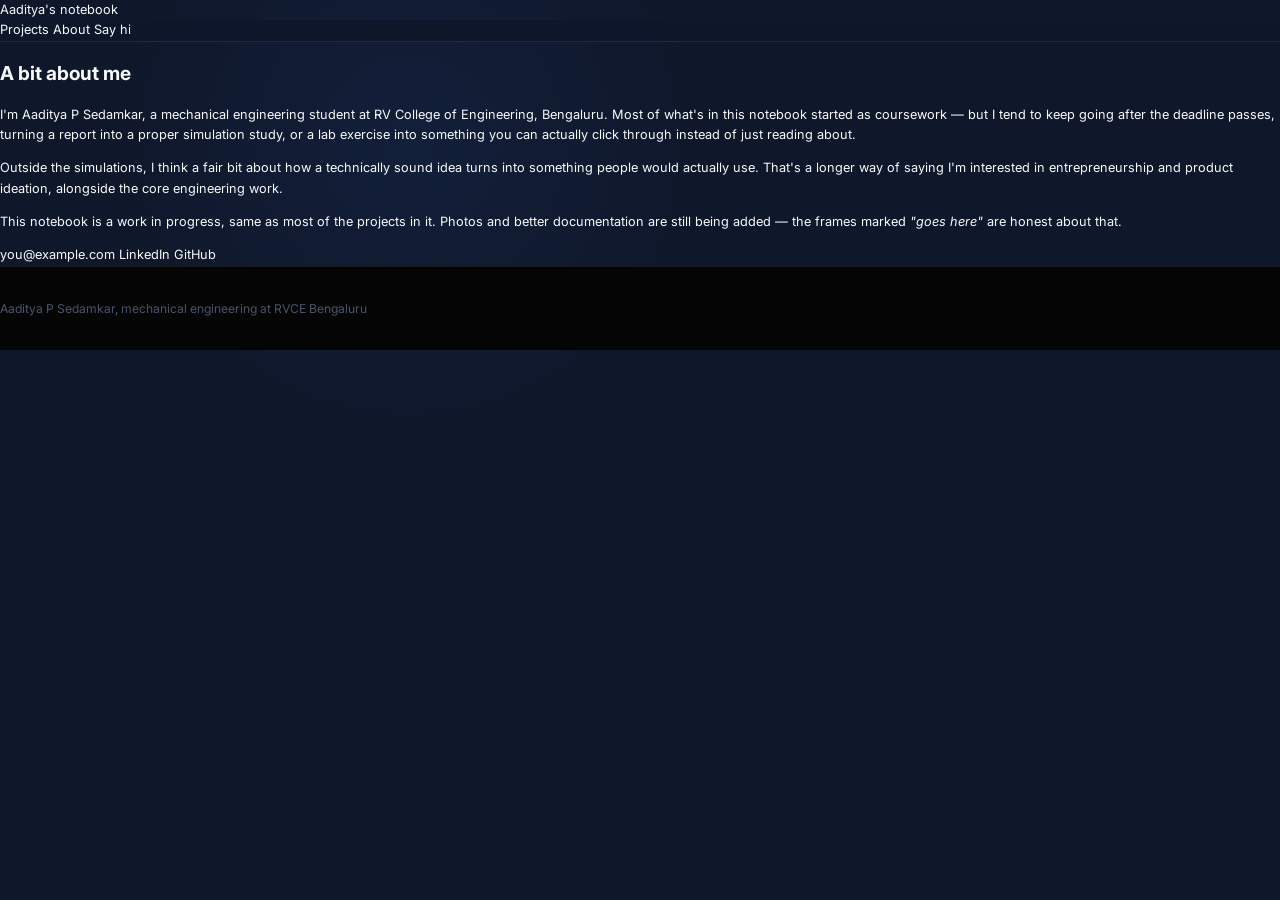
<file: about.html>
<!DOCTYPE html>
<html lang="en">
<head>
<meta charset="UTF-8">
<meta name="viewport" content="width=device-width, initial-scale=1.0">
<title>About — Aaditya's notebook</title>
<link rel="stylesheet" href="style.css">
</head>
<body>

<header class="site-header">
  <div class="page site-header__row">
    <a href="index.html" class="wordmark">Aaditya's notebook</a>
    <nav class="site-nav">
      <a href="index.html">Projects</a>
      <a href="about.html" aria-current="page">About</a>
      <a href="about.html#contact">Say hi</a>
    </nav>
  </div>
  <div class="torn"></div>
</header>

<main>
  <section class="page about-page">
    <h1>A bit about me</h1>
    <p>I'm Aaditya P Sedamkar, a mechanical engineering student at RV College of Engineering, Bengaluru. Most of what's in this notebook started as coursework — but I tend to keep going after the deadline passes, turning a report into a proper simulation study, or a lab exercise into something you can actually click through instead of just reading about.</p>
    <p>Outside the simulations, I think a fair bit about how a technically sound idea turns into something people would actually use. That's a longer way of saying I'm interested in entrepreneurship and product ideation, alongside the core engineering work.</p>
    <p>This notebook is a work in progress, same as most of the projects in it. Photos and better documentation are still being added — the frames marked <em>"goes here"</em> are honest about that.</p>
  </section>

  <section class="page contact-line" id="contact">
    <a href="mailto:you@example.com" class="pen-link">you@example.com</a>
    <a href="https://linkedin.com/in/your-handle" class="pen-link" target="_blank" rel="noopener">LinkedIn</a>
    <a href="https://github.com/your-handle" class="pen-link" target="_blank" rel="noopener">GitHub</a>
  </section>
</main>

<footer class="site-footer">
  <div class="page">Aaditya P Sedamkar, mechanical engineering at RVCE Bengaluru</div>
</footer>

</body>
</html>
</file>
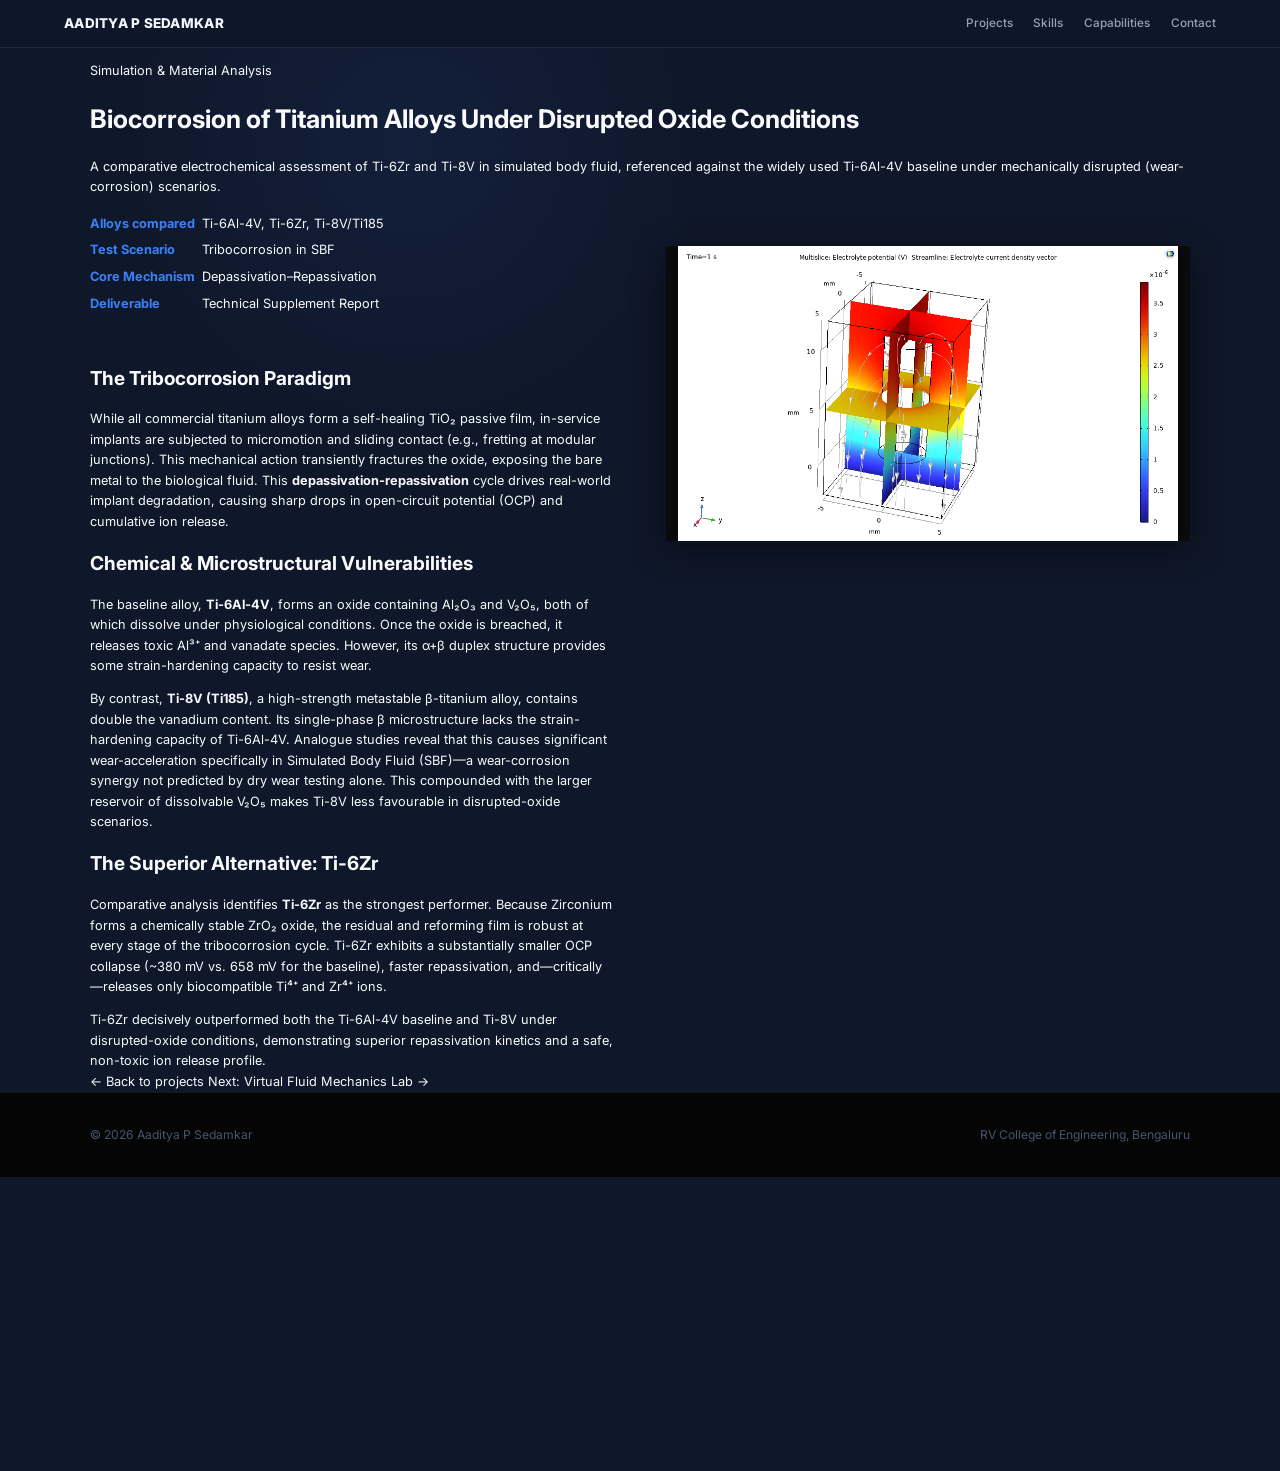
<file: biocorrosion.html>
<!DOCTYPE html>
<html lang="en">
<head>
<meta charset="UTF-8">
<meta name="viewport" content="width=device-width, initial-scale=1.0">
<title>Biocorrosion of Titanium Alloys — Aaditya P Sedamkar</title>
<link rel="stylesheet" href="style.css">
</head>
<body>

<nav class="site-nav">
  <div class="wrap site-nav__row">
    <a href="index.html#top" class="site-nav__mark">AADITYA P SEDAMKAR</a>
    <div class="site-nav__links">
      <a href="index.html#work">Projects</a>
      <a href="index.html#skills">Skills</a>
      <a href="index.html#capabilities">Capabilities</a>
      <a href="index.html#contact">Contact</a>
    </div>
  </div>
</nav>

<main>
  <header class="wrap detail-hero">
    <p class="detail-hero__cat">Simulation &amp; Material Analysis</p>
    <h1>Biocorrosion of Titanium Alloys Under Disrupted Oxide Conditions</h1>
    <p class="detail-hero__lede">A comparative electrochemical assessment of Ti-6Zr and Ti-8V in simulated body fluid, referenced against the widely used Ti-6Al-4V baseline under mechanically disrupted (wear-corrosion) scenarios.</p>
  </header>

  <div class="wrap">
    <div class="featured-grid" style="align-items: start; margin-top: 20px;">
      <div class="detail-body">
        <div class="detail-facts" style="margin-bottom: 60px;">
          <div class="detail-facts__cell" style="margin-bottom: 8px;">
            <b style="display: inline-block; width: 140px; color: var(--accent);">Alloys compared</b>Ti-6Al-4V, Ti-6Zr, Ti-8V/Ti185
          </div>
          <div class="detail-facts__cell" style="margin-bottom: 8px;">
            <b style="display: inline-block; width: 140px; color: var(--accent);">Test Scenario</b>Tribocorrosion in SBF
          </div>
          <div class="detail-facts__cell" style="margin-bottom: 8px;">
            <b style="display: inline-block; width: 140px; color: var(--accent);">Core Mechanism</b>Depassivation–Repassivation
          </div>
          <div class="detail-facts__cell" style="margin-bottom: 8px;">
            <b style="display: inline-block; width: 140px; color: var(--accent);">Deliverable</b>Technical Supplement Report
          </div>
        </div>

        <h2>The Tribocorrosion Paradigm</h2>
        <p>While all commercial titanium alloys form a self-healing TiO₂ passive film, in-service implants are subjected to micromotion and sliding contact (e.g., fretting at modular junctions). This mechanical action transiently fractures the oxide, exposing the bare metal to the biological fluid. This <strong>depassivation-repassivation</strong> cycle drives real-world implant degradation, causing sharp drops in open-circuit potential (OCP) and cumulative ion release.</p>

        <h2>Chemical &amp; Microstructural Vulnerabilities</h2>
        <p>The baseline alloy, <strong>Ti-6Al-4V</strong>, forms an oxide containing Al₂O₃ and V₂O₅, both of which dissolve under physiological conditions. Once the oxide is breached, it releases toxic Al³⁺ and vanadate species. However, its α+β duplex structure provides some strain-hardening capacity to resist wear.</p>
        
        <p>By contrast, <strong>Ti-8V (Ti185)</strong>, a high-strength metastable β-titanium alloy, contains double the vanadium content. Its single-phase β microstructure lacks the strain-hardening capacity of Ti-6Al-4V. Analogue studies reveal that this causes significant wear-acceleration specifically in Simulated Body Fluid (SBF)—a wear-corrosion synergy not predicted by dry wear testing alone. This compounded with the larger reservoir of dissolvable V₂O₅ makes Ti-8V less favourable in disrupted-oxide scenarios.</p>

        <h2>The Superior Alternative: Ti-6Zr</h2>
        <p>Comparative analysis identifies <strong>Ti-6Zr</strong> as the strongest performer. Because Zirconium forms a chemically stable ZrO₂ oxide, the residual and reforming film is robust at every stage of the tribocorrosion cycle. Ti-6Zr exhibits a substantially smaller OCP collapse (~380 mV vs. 658 mV for the baseline), faster repassivation, and—critically—releases only biocompatible Ti⁴⁺ and Zr⁴⁺ ions.</p>

        <div class="result-box">Ti-6Zr decisively outperformed both the Ti-6Al-4V baseline and Ti-8V under disrupted-oxide conditions, demonstrating superior repassivation kinetics and a safe, non-toxic ion release profile.</div>
      </div>

      <div class="detail-thumb" style="position: sticky; top: 60px; margin-top: 40px;">
        <div class="carousel-container" style="position: relative; overflow: hidden; border-radius: 4px; box-shadow: 0 10px 40px rgba(0,0,0,0.5); aspect-ratio: 16/9; background: #0A0A0A;">
          <div class="carousel-track" style="display: flex; height: 100%; transition: transform 0.5s cubic-bezier(0.4, 0, 0.2, 1);">
            <img src="biocorrosion (1).png" alt="Biocorrosion Analysis Data" style="min-width: 100%; height: 100%; object-fit: contain;">
            <img src="biocorrosion (2).png" alt="Comparative OCP Collapse Data" style="min-width: 100%; height: 100%; object-fit: contain;">
          </div>
          
          <div class="carousel-dots" style="position: absolute; bottom: 16px; left: 50%; transform: translateX(-50%); display: flex; gap: 10px; z-index: 10;">
            <button class="dot" style="width: 8px; height: 8px; border-radius: 50%; border: none; background: rgba(255,255,255,0.9); cursor: pointer; padding: 0; transition: background 0.3s;"></button>
            <button class="dot" style="width: 8px; height: 8px; border-radius: 50%; border: none; background: rgba(255,255,255,0.3); cursor: pointer; padding: 0; transition: background 0.3s;"></button>
          </div>
        </div>
        
        <script>
          document.addEventListener('DOMContentLoaded', () => {
            const track = document.querySelector('.carousel-track');
            const images = track.querySelectorAll('img');
            const dots = document.querySelectorAll('.carousel-dots .dot');
            let currentIndex = 0;
            let autoPlayInterval;

            function goToSlide(index) {
              currentIndex = index;
              track.style.transform = `translateX(-${currentIndex * 100}%)`;
              dots.forEach(d => d.style.background = 'rgba(255,255,255,0.3)');
              dots[currentIndex].style.background = 'rgba(255,255,255,0.9)';
            }

            function moveToNextSlide() {
              goToSlide((currentIndex + 1) % images.length);
            }

            function startAutoPlay() {
              stopAutoPlay();
              autoPlayInterval = setInterval(moveToNextSlide, 2000);
            }

            function stopAutoPlay() {
              clearInterval(autoPlayInterval);
            }

            startAutoPlay();

            const container = document.querySelector('.carousel-container');
            container.addEventListener('mouseenter', stopAutoPlay);
            container.addEventListener('mouseleave', startAutoPlay);
            container.addEventListener('touchstart', stopAutoPlay, {passive: true});
            container.addEventListener('touchend', startAutoPlay);
            
            dots.forEach((dot, index) => {
              dot.addEventListener('click', () => {
                goToSlide(index);
              });
            });

            let startX = 0;
            container.addEventListener('touchstart', (e) => {
              startX = e.touches[0].clientX;
            }, {passive: true});

            container.addEventListener('touchend', (e) => {
              const endX = e.changedTouches[0].clientX;
              const diff = startX - endX;
              if (Math.abs(diff) > 40) {
                if (diff > 0) goToSlide((currentIndex + 1) % images.length); // swipe left
                else goToSlide((currentIndex - 1 + images.length) % images.length); // swipe right
              }
            });
          });
        </script>
      </div>

    </div>
  </div>

  <nav class="detail-nav wrap">
    <a href="index.html#work">← Back to projects</a>
    <a href="fluid-mechanics-lab.html">Next: Virtual Fluid Mechanics Lab →</a>
  </nav>
</main>

<footer class="site-footer">
  <div class="wrap" style="display:flex; justify-content:space-between; width:100%; flex-wrap:wrap; gap:8px;">
    <span>© 2026 Aaditya P Sedamkar</span>
    <span>RV College of Engineering, Bengaluru</span>
  </div>
</footer>

</body>
</html>
</file>
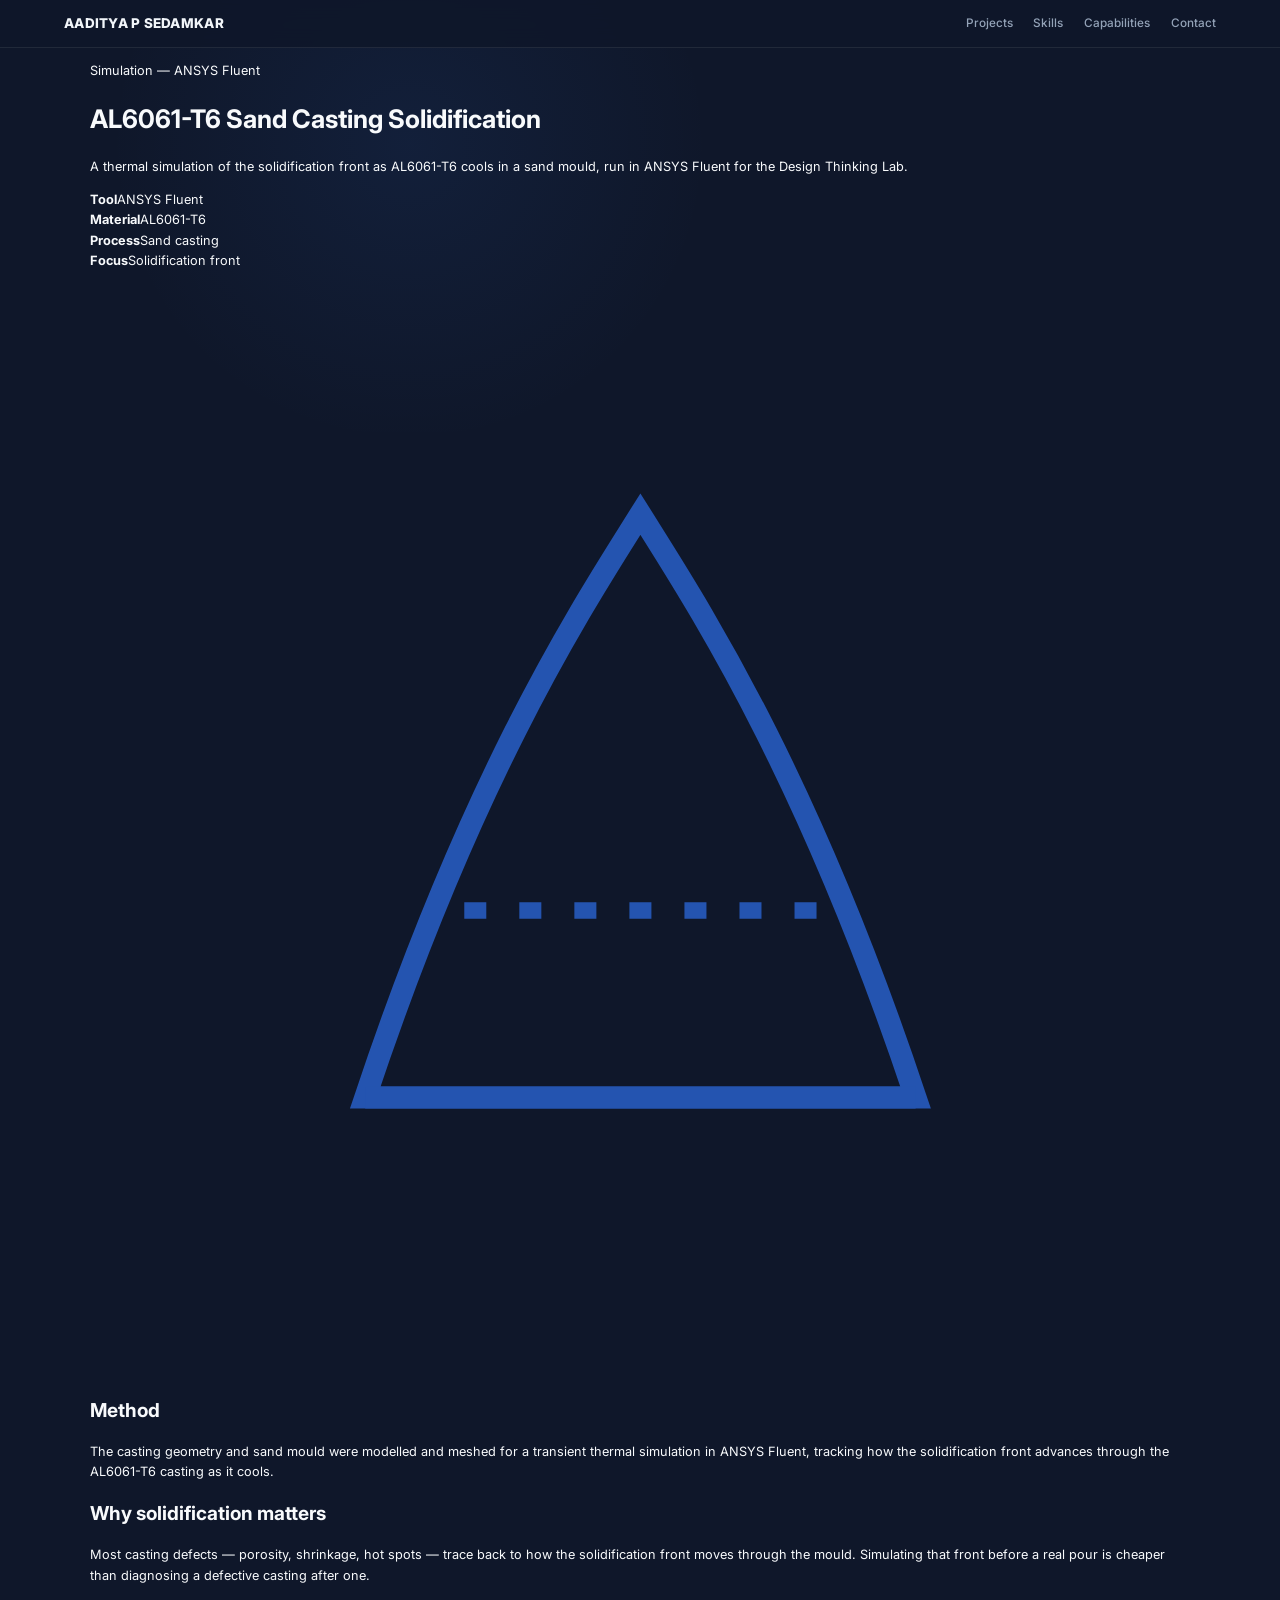
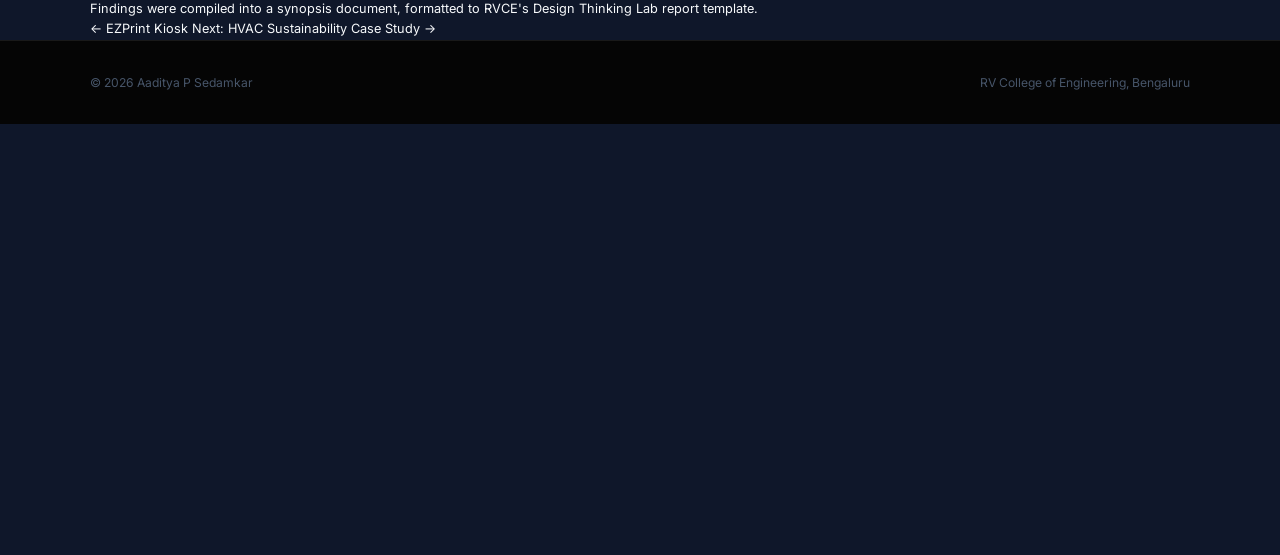
<file: casting-solidification.html>
<!DOCTYPE html>
<html lang="en">
<head>
<meta charset="UTF-8">
<meta name="viewport" content="width=device-width, initial-scale=1.0">
<title>AL6061-T6 Sand Casting Solidification — Aaditya P Sedamkar</title>
<link rel="stylesheet" href="style.css">
</head>
<body>

<nav class="site-nav">
  <div class="wrap site-nav__row">
    <a href="index.html#top" class="site-nav__mark">AADITYA P SEDAMKAR</a>
    <div class="site-nav__links">
      <a href="index.html#work">Projects</a>
      <a href="index.html#skills">Skills</a>
      <a href="index.html#capabilities">Capabilities</a>
      <a href="index.html#contact">Contact</a>
    </div>
  </div>
</nav>

<main>
  <header class="wrap detail-hero">
    <p class="detail-hero__cat">Simulation — ANSYS Fluent</p>
    <h1>AL6061-T6 Sand Casting Solidification</h1>
    <p class="detail-hero__lede">A thermal simulation of the solidification front as AL6061-T6 cools in a sand mould, run in ANSYS Fluent for the Design Thinking Lab.</p>
  </header>

  <div class="wrap">
    <div class="detail-facts">
      <div class="detail-facts__cell">
        <b>Tool</b>ANSYS Fluent
      </div>
      <div class="detail-facts__cell">
        <b>Material</b>AL6061-T6
      </div>
      <div class="detail-facts__cell">
        <b>Process</b>Sand casting
      </div>
      <div class="detail-facts__cell">
        <b>Focus</b>Solidification front
      </div>
    </div>

    <div class="detail-thumb">
    <svg viewBox="0 0 100 100" xmlns="http://www.w3.org/2000/svg" aria-hidden="true">
      <path d="M25 75 C35 45 45 30 50 22 C55 30 65 45 75 75 Z" fill="none" stroke="#2454B0" stroke-width="2"/><line x1="25" y1="75" x2="75" y2="75" stroke="#2454B0" stroke-width="2"/><line x1="34" y1="58" x2="66" y2="58" stroke="#2454B0" stroke-width="1.5" stroke-dasharray="2 3"/>
    </svg>
  </div>

    <div class="detail-body">
      <h2>Method</h2>
      <p>The casting geometry and sand mould were modelled and meshed for a transient thermal simulation in ANSYS Fluent, tracking how the solidification front advances through the AL6061-T6 casting as it cools.</p>

      <h2>Why solidification matters</h2>
      <p>Most casting defects — porosity, shrinkage, hot spots — trace back to how the solidification front moves through the mould. Simulating that front before a real pour is cheaper than diagnosing a defective casting after one.</p>

      <div class="result-box">Findings were compiled into a synopsis document, formatted to RVCE's Design Thinking Lab report template.</div>
    </div>
  </div>

  <nav class="detail-nav wrap">
    <a href="ezprint-kiosk.html">← EZPrint Kiosk</a>
    <a href="hvac-sustainability.html">Next: HVAC Sustainability Case Study →</a>
  </nav>
</main>

<footer class="site-footer">
  <div class="wrap" style="display:flex; justify-content:space-between; width:100%; flex-wrap:wrap; gap:8px;">
    <span>© 2026 Aaditya P Sedamkar</span>
    <span>RV College of Engineering, Bengaluru</span>
  </div>
</footer>

</body>
</html>
</file>
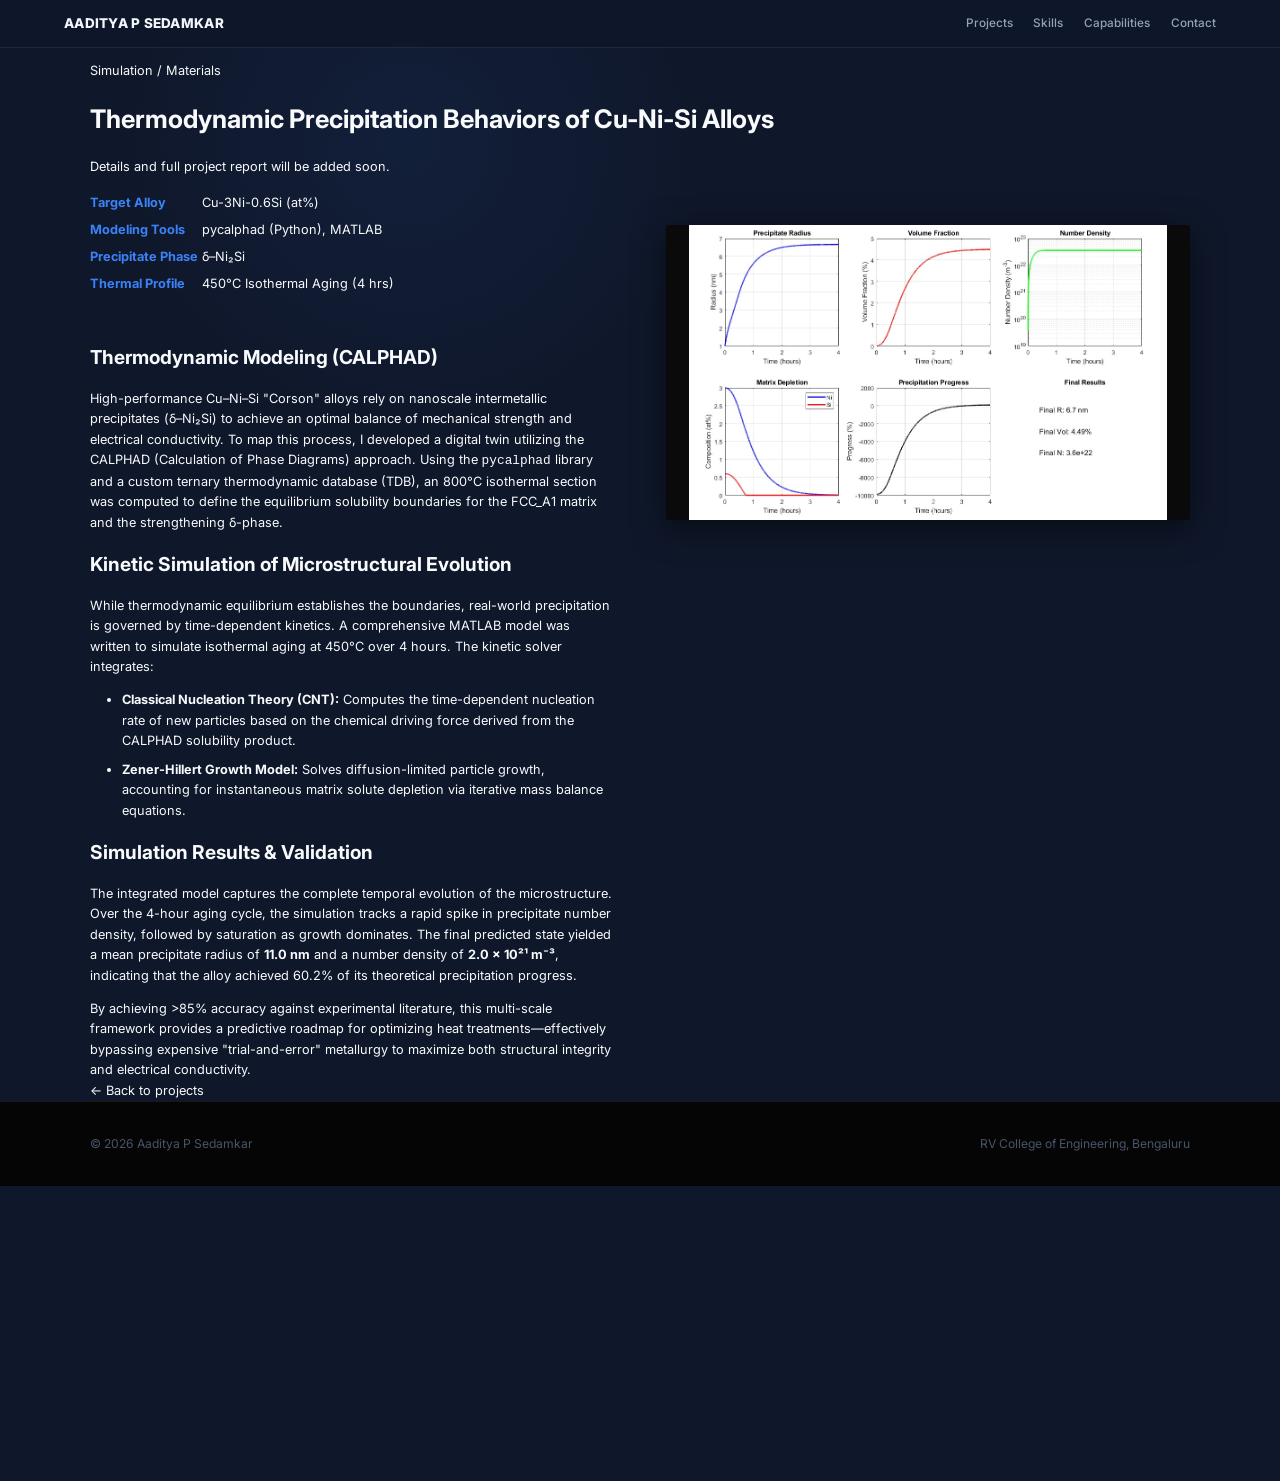
<file: cu-ni-si-alloys.html>
<!DOCTYPE html>
<html lang="en">
<head>
<meta charset="UTF-8">
<meta name="viewport" content="width=device-width, initial-scale=1.0">
<title>Thermodynamic Precipitation Behaviors of Cu-Ni-Si Alloys — Aaditya P Sedamkar</title>
<link rel="stylesheet" href="style.css">
</head>
<body>

<nav class="site-nav">
  <div class="wrap site-nav__row">
    <a href="index.html#top" class="site-nav__mark">AADITYA P SEDAMKAR</a>
    <div class="site-nav__links">
      <a href="index.html#work">Projects</a>
      <a href="index.html#skills">Skills</a>
      <a href="index.html#capabilities">Capabilities</a>
      <a href="index.html#contact">Contact</a>
    </div>
  </div>
</nav>

<main>
  <header class="wrap detail-hero">
    <p class="detail-hero__cat">Simulation / Materials</p>
    <h1>Thermodynamic Precipitation Behaviors of Cu-Ni-Si Alloys</h1>
    <p class="detail-hero__lede">Details and full project report will be added soon.</p>
  </header>

  <div class="wrap">
    <div class="featured-grid" style="align-items: start; margin-top: 20px;">
      <div class="detail-body">
        <div class="detail-facts" style="margin-bottom: 60px;">
          <div class="detail-facts__cell" style="margin-bottom: 8px;">
            <b style="display: inline-block; width: 140px; color: var(--accent);">Target Alloy</b>Cu-3Ni-0.6Si (at%)
          </div>
          <div class="detail-facts__cell" style="margin-bottom: 8px;">
            <b style="display: inline-block; width: 140px; color: var(--accent);">Modeling Tools</b>pycalphad (Python), MATLAB
          </div>
          <div class="detail-facts__cell" style="margin-bottom: 8px;">
            <b style="display: inline-block; width: 140px; color: var(--accent);">Precipitate Phase</b>δ–Ni₂Si
          </div>
          <div class="detail-facts__cell" style="margin-bottom: 8px;">
            <b style="display: inline-block; width: 140px; color: var(--accent);">Thermal Profile</b>450°C Isothermal Aging (4 hrs)
          </div>
        </div>

        <h2>Thermodynamic Modeling (CALPHAD)</h2>
        <p>High-performance Cu–Ni–Si "Corson" alloys rely on nanoscale intermetallic precipitates (δ–Ni₂Si) to achieve an optimal balance of mechanical strength and electrical conductivity. To map this process, I developed a digital twin utilizing the CALPHAD (Calculation of Phase Diagrams) approach. Using the <code>pycalphad</code> library and a custom ternary thermodynamic database (TDB), an 800°C isothermal section was computed to define the equilibrium solubility boundaries for the FCC_A1 matrix and the strengthening δ-phase.</p>

        <h2>Kinetic Simulation of Microstructural Evolution</h2>
        <p>While thermodynamic equilibrium establishes the boundaries, real-world precipitation is governed by time-dependent kinetics. A comprehensive MATLAB model was written to simulate isothermal aging at 450°C over 4 hours. The kinetic solver integrates:</p>
        <ul>
          <li style="margin-bottom: 10px;"><strong>Classical Nucleation Theory (CNT):</strong> Computes the time-dependent nucleation rate of new particles based on the chemical driving force derived from the CALPHAD solubility product.</li>
          <li style="margin-bottom: 10px;"><strong>Zener-Hillert Growth Model:</strong> Solves diffusion-limited particle growth, accounting for instantaneous matrix solute depletion via iterative mass balance equations.</li>
        </ul>

        <h2>Simulation Results &amp; Validation</h2>
        <p>The integrated model captures the complete temporal evolution of the microstructure. Over the 4-hour aging cycle, the simulation tracks a rapid spike in precipitate number density, followed by saturation as growth dominates. The final predicted state yielded a mean precipitate radius of <strong>11.0 nm</strong> and a number density of <strong>2.0 × 10²¹ m⁻³</strong>, indicating that the alloy achieved 60.2% of its theoretical precipitation progress.</p>

        <div class="result-box">By achieving >85% accuracy against experimental literature, this multi-scale framework provides a predictive roadmap for optimizing heat treatments—effectively bypassing expensive "trial-and-error" metallurgy to maximize both structural integrity and electrical conductivity.</div>
      </div>

      <div class="detail-thumb" style="position: sticky; top: 60px; margin-top: 40px;">
        <div class="carousel-container" style="position: relative; overflow: hidden; border-radius: 4px; box-shadow: 0 10px 40px rgba(0,0,0,0.5); aspect-ratio: 16/9; background: #0A0A0A;">
          <div class="carousel-track" style="display: flex; height: 100%; transition: transform 0.5s cubic-bezier(0.4, 0, 0.2, 1);">
            <img src="cu-ni-si-alloys (1).jpeg" alt="Cu-Ni-Si Alloys Precipitation" style="min-width: 100%; height: 100%; object-fit: contain;">
            <img src="cu-ni-si-alloys (2).jpeg" alt="Cu-Ni-Si Alloys Data" style="min-width: 100%; height: 100%; object-fit: contain;">
          </div>
          
          <div class="carousel-dots" style="position: absolute; bottom: 16px; left: 50%; transform: translateX(-50%); display: flex; gap: 10px; z-index: 10;">
            <button class="dot active" style="width: 8px; height: 8px; border-radius: 50%; border: none; background: rgba(255,255,255,0.9); cursor: pointer; padding: 0; transition: background 0.3s;"></button>
            <button class="dot" style="width: 8px; height: 8px; border-radius: 50%; border: none; background: rgba(255,255,255,0.3); cursor: pointer; padding: 0; transition: background 0.3s;"></button>
          </div>
        </div>
        
        <script>
          document.addEventListener('DOMContentLoaded', () => {
            const track = document.querySelector('.carousel-track');
            if(!track) return;
            const images = track.querySelectorAll('img');
            const dots = document.querySelectorAll('.carousel-dots .dot');
            let currentIndex = 0;
            let autoPlayInterval;

            function goToSlide(index) {
              currentIndex = index;
              track.style.transform = `translateX(-${currentIndex * 100}%)`;
              dots.forEach(d => d.style.background = 'rgba(255,255,255,0.3)');
              dots[currentIndex].style.background = 'rgba(255,255,255,0.9)';
            }

            function moveToNextSlide() {
              goToSlide((currentIndex + 1) % images.length);
            }

            function startAutoPlay() {
              stopAutoPlay();
              autoPlayInterval = setInterval(moveToNextSlide, 2000);
            }

            function stopAutoPlay() {
              clearInterval(autoPlayInterval);
            }

            startAutoPlay();

            const container = document.querySelector('.carousel-container');
            container.addEventListener('mouseenter', stopAutoPlay);
            container.addEventListener('mouseleave', startAutoPlay);
            container.addEventListener('touchstart', stopAutoPlay, {passive: true});
            container.addEventListener('touchend', startAutoPlay);
            
            dots.forEach((dot, index) => {
              dot.addEventListener('click', () => {
                goToSlide(index);
              });
            });

            let startX = 0;
            container.addEventListener('touchstart', (e) => {
              startX = e.touches[0].clientX;
            }, {passive: true});

            container.addEventListener('touchend', (e) => {
              const endX = e.changedTouches[0].clientX;
              const diff = startX - endX;
              if (Math.abs(diff) > 40) {
                if (diff > 0) goToSlide((currentIndex + 1) % images.length);
                else goToSlide((currentIndex - 1 + images.length) % images.length);
              }
            });
          });
        </script>
      </div>
    </div>
  </div>

  <nav class="detail-nav wrap">
    <a href="index.html#work">← Back to projects</a>
  </nav>
</main>

<footer class="site-footer">
  <div class="wrap" style="display:flex; justify-content:space-between; width:100%; flex-wrap:wrap; gap:8px;">
    <span>© 2026 Aaditya P Sedamkar</span>
    <span>RV College of Engineering, Bengaluru</span>
  </div>
</footer>

</body>
</html>
</file>
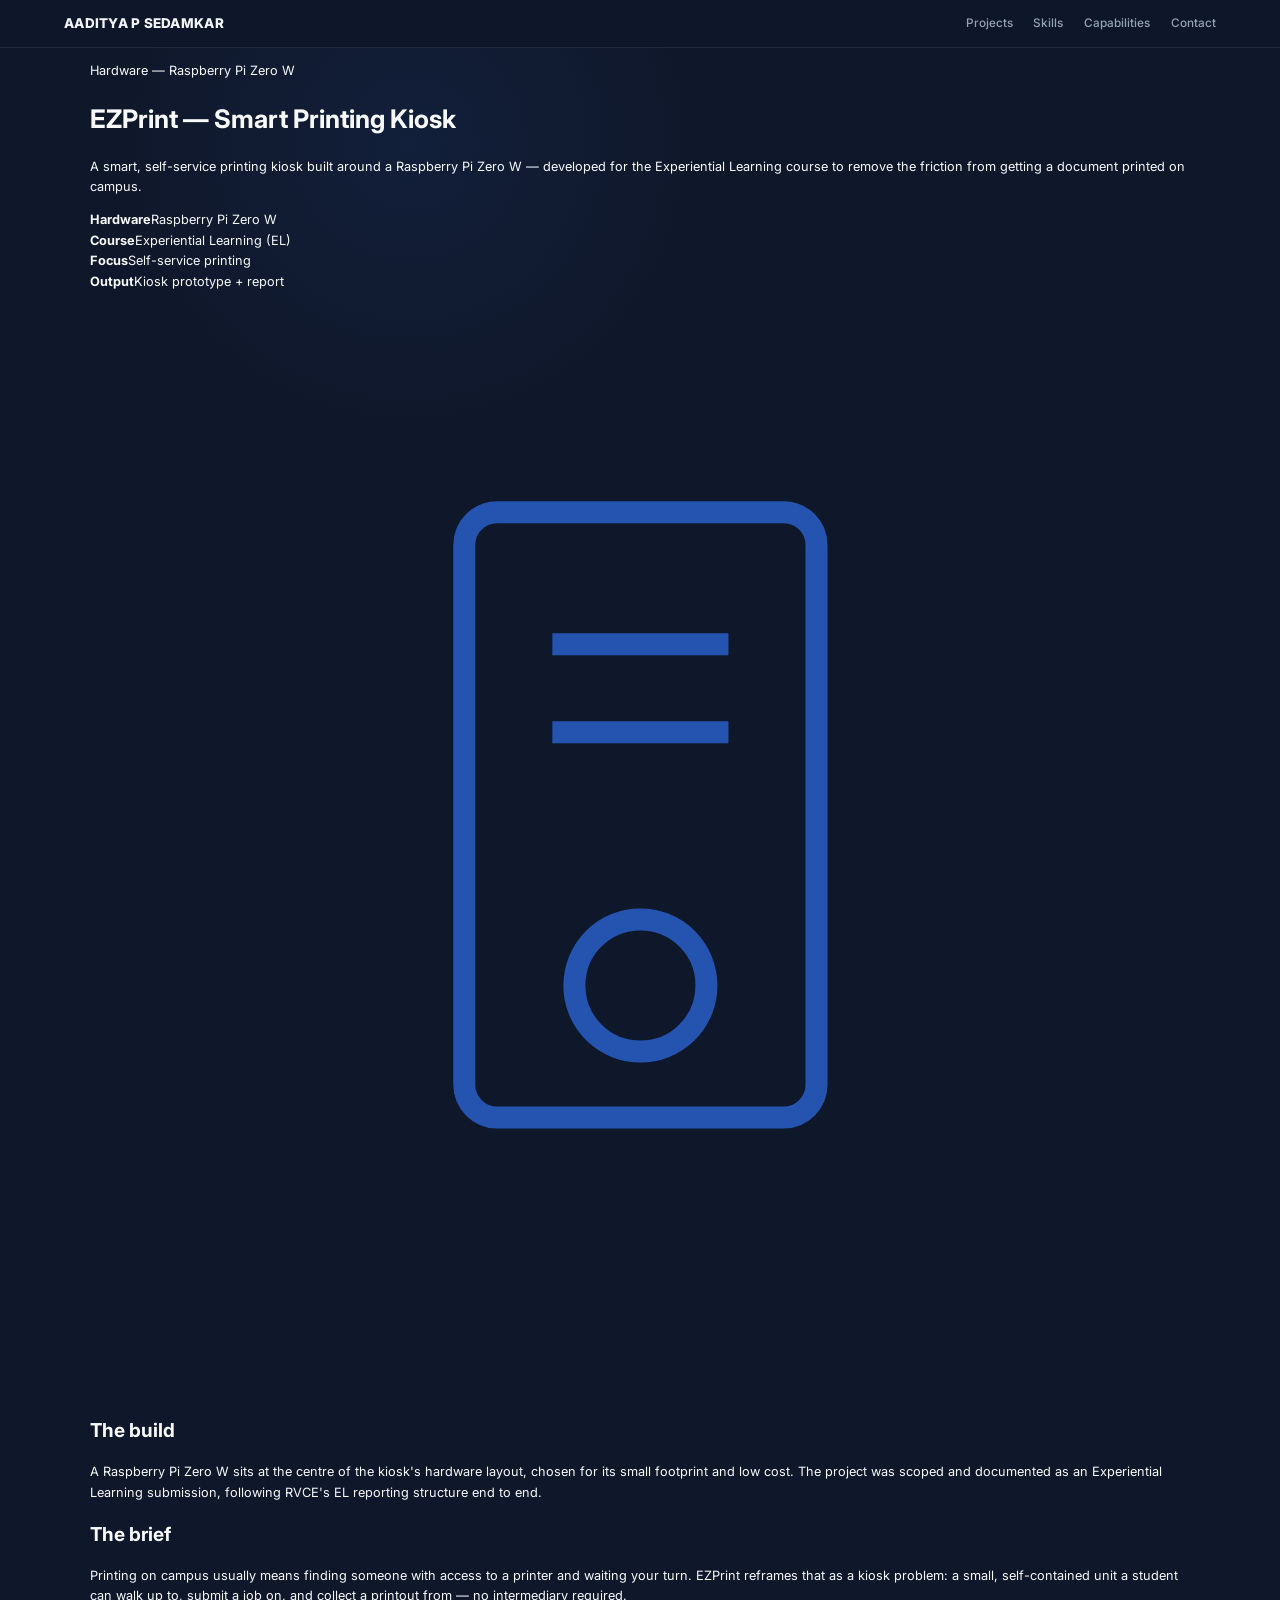
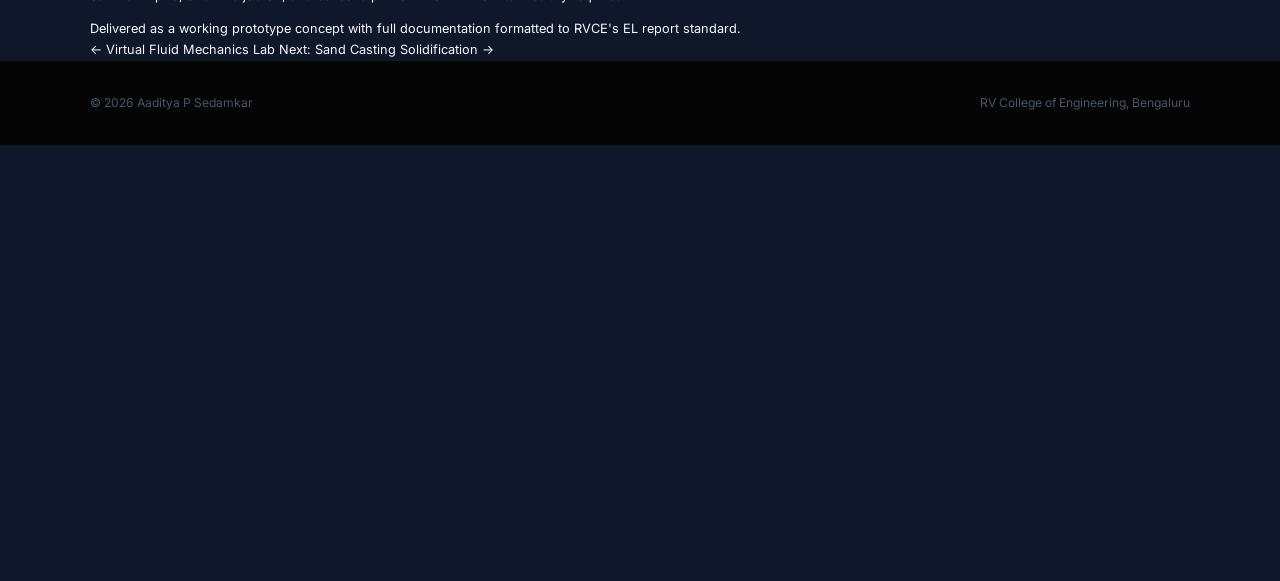
<file: ezprint-kiosk.html>
<!DOCTYPE html>
<html lang="en">
<head>
<meta charset="UTF-8">
<meta name="viewport" content="width=device-width, initial-scale=1.0">
<title>EZPrint — Smart Printing Kiosk — Aaditya P Sedamkar</title>
<link rel="stylesheet" href="style.css">
</head>
<body>

<nav class="site-nav">
  <div class="wrap site-nav__row">
    <a href="index.html#top" class="site-nav__mark">AADITYA P SEDAMKAR</a>
    <div class="site-nav__links">
      <a href="index.html#work">Projects</a>
      <a href="index.html#skills">Skills</a>
      <a href="index.html#capabilities">Capabilities</a>
      <a href="index.html#contact">Contact</a>
    </div>
  </div>
</nav>

<main>
  <header class="wrap detail-hero">
    <p class="detail-hero__cat">Hardware — Raspberry Pi Zero W</p>
    <h1>EZPrint — Smart Printing Kiosk</h1>
    <p class="detail-hero__lede">A smart, self-service printing kiosk built around a Raspberry Pi Zero W — developed for the Experiential Learning course to remove the friction from getting a document printed on campus.</p>
  </header>

  <div class="wrap">
    <div class="detail-facts">
      <div class="detail-facts__cell">
        <b>Hardware</b>Raspberry Pi Zero W
      </div>
      <div class="detail-facts__cell">
        <b>Course</b>Experiential Learning (EL)
      </div>
      <div class="detail-facts__cell">
        <b>Focus</b>Self-service printing
      </div>
      <div class="detail-facts__cell">
        <b>Output</b>Kiosk prototype + report
      </div>
    </div>

    <div class="detail-thumb">
    <svg viewBox="0 0 100 100" xmlns="http://www.w3.org/2000/svg" aria-hidden="true">
      <rect x="34" y="20" width="32" height="55" rx="3" fill="none" stroke="#2454B0" stroke-width="2"/><circle cx="50" cy="63" r="6" fill="none" stroke="#2454B0" stroke-width="2"/><line x1="42" y1="32" x2="58" y2="32" stroke="#2454B0" stroke-width="2"/><line x1="42" y1="40" x2="58" y2="40" stroke="#2454B0" stroke-width="2"/>
    </svg>
  </div>

    <div class="detail-body">
      <h2>The build</h2>
      <p>A Raspberry Pi Zero W sits at the centre of the kiosk's hardware layout, chosen for its small footprint and low cost. The project was scoped and documented as an Experiential Learning submission, following RVCE's EL reporting structure end to end.</p>

      <h2>The brief</h2>
      <p>Printing on campus usually means finding someone with access to a printer and waiting your turn. EZPrint reframes that as a kiosk problem: a small, self-contained unit a student can walk up to, submit a job on, and collect a printout from — no intermediary required.</p>

      <div class="result-box">Delivered as a working prototype concept with full documentation formatted to RVCE's EL report standard.</div>
    </div>
  </div>

  <nav class="detail-nav wrap">
    <a href="fluid-mechanics-lab.html">← Virtual Fluid Mechanics Lab</a>
    <a href="casting-solidification.html">Next: Sand Casting Solidification →</a>
  </nav>
</main>

<footer class="site-footer">
  <div class="wrap" style="display:flex; justify-content:space-between; width:100%; flex-wrap:wrap; gap:8px;">
    <span>© 2026 Aaditya P Sedamkar</span>
    <span>RV College of Engineering, Bengaluru</span>
  </div>
</footer>

</body>
</html>
</file>
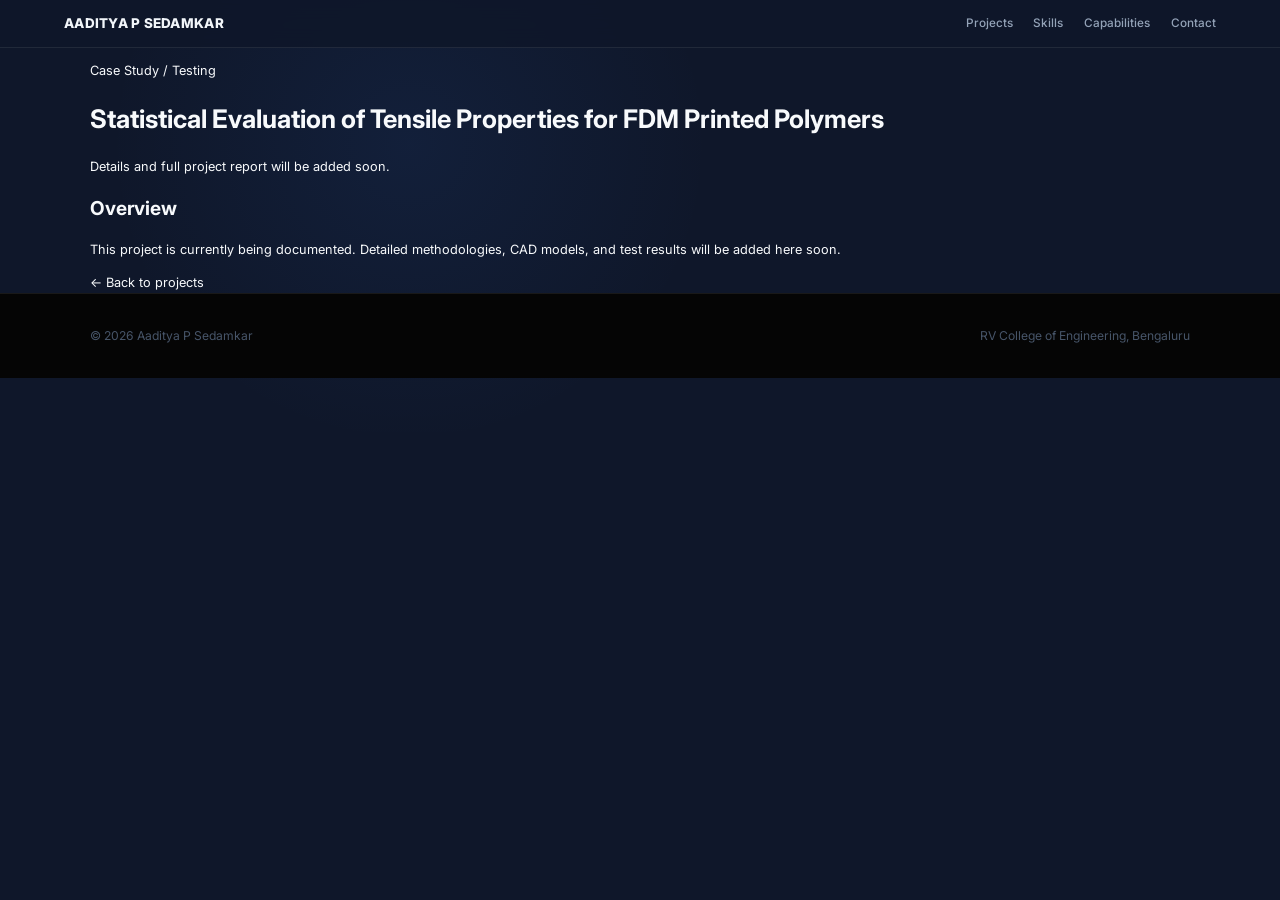
<file: fdm-polymers.html>
﻿<!DOCTYPE html>
<html lang="en">
<head>
<meta charset="UTF-8">
<meta name="viewport" content="width=device-width, initial-scale=1.0">
<title>Statistical Evaluation of Tensile Properties for FDM Printed Polymers — Aaditya P Sedamkar</title>
<link rel="stylesheet" href="style.css">
</head>
<body>

<nav class="site-nav">
  <div class="wrap site-nav__row">
    <a href="index.html#top" class="site-nav__mark">AADITYA P SEDAMKAR</a>
    <div class="site-nav__links">
      <a href="index.html#work">Projects</a>
      <a href="index.html#skills">Skills</a>
      <a href="index.html#capabilities">Capabilities</a>
      <a href="index.html#contact">Contact</a>
    </div>
  </div>
</nav>

<main>
  <header class="wrap detail-hero">
    <p class="detail-hero__cat">Case Study / Testing</p>
    <h1>Statistical Evaluation of Tensile Properties for FDM Printed Polymers</h1>
    <p class="detail-hero__lede">Details and full project report will be added soon.</p>
  </header>

  <div class="wrap">
    <div class="detail-body">
      <h2>Overview</h2>
      <p>This project is currently being documented. Detailed methodologies, CAD models, and test results will be added here soon.</p>
    </div>
  </div>

  <nav class="detail-nav wrap">
    <a href="index.html#work">← Back to projects</a>
  </nav>
</main>

<footer class="site-footer">
  <div class="wrap" style="display:flex; justify-content:space-between; width:100%; flex-wrap:wrap; gap:8px;">
    <span>© 2026 Aaditya P Sedamkar</span>
    <span>RV College of Engineering, Bengaluru</span>
  </div>
</footer>

</body>
</html>
</file>
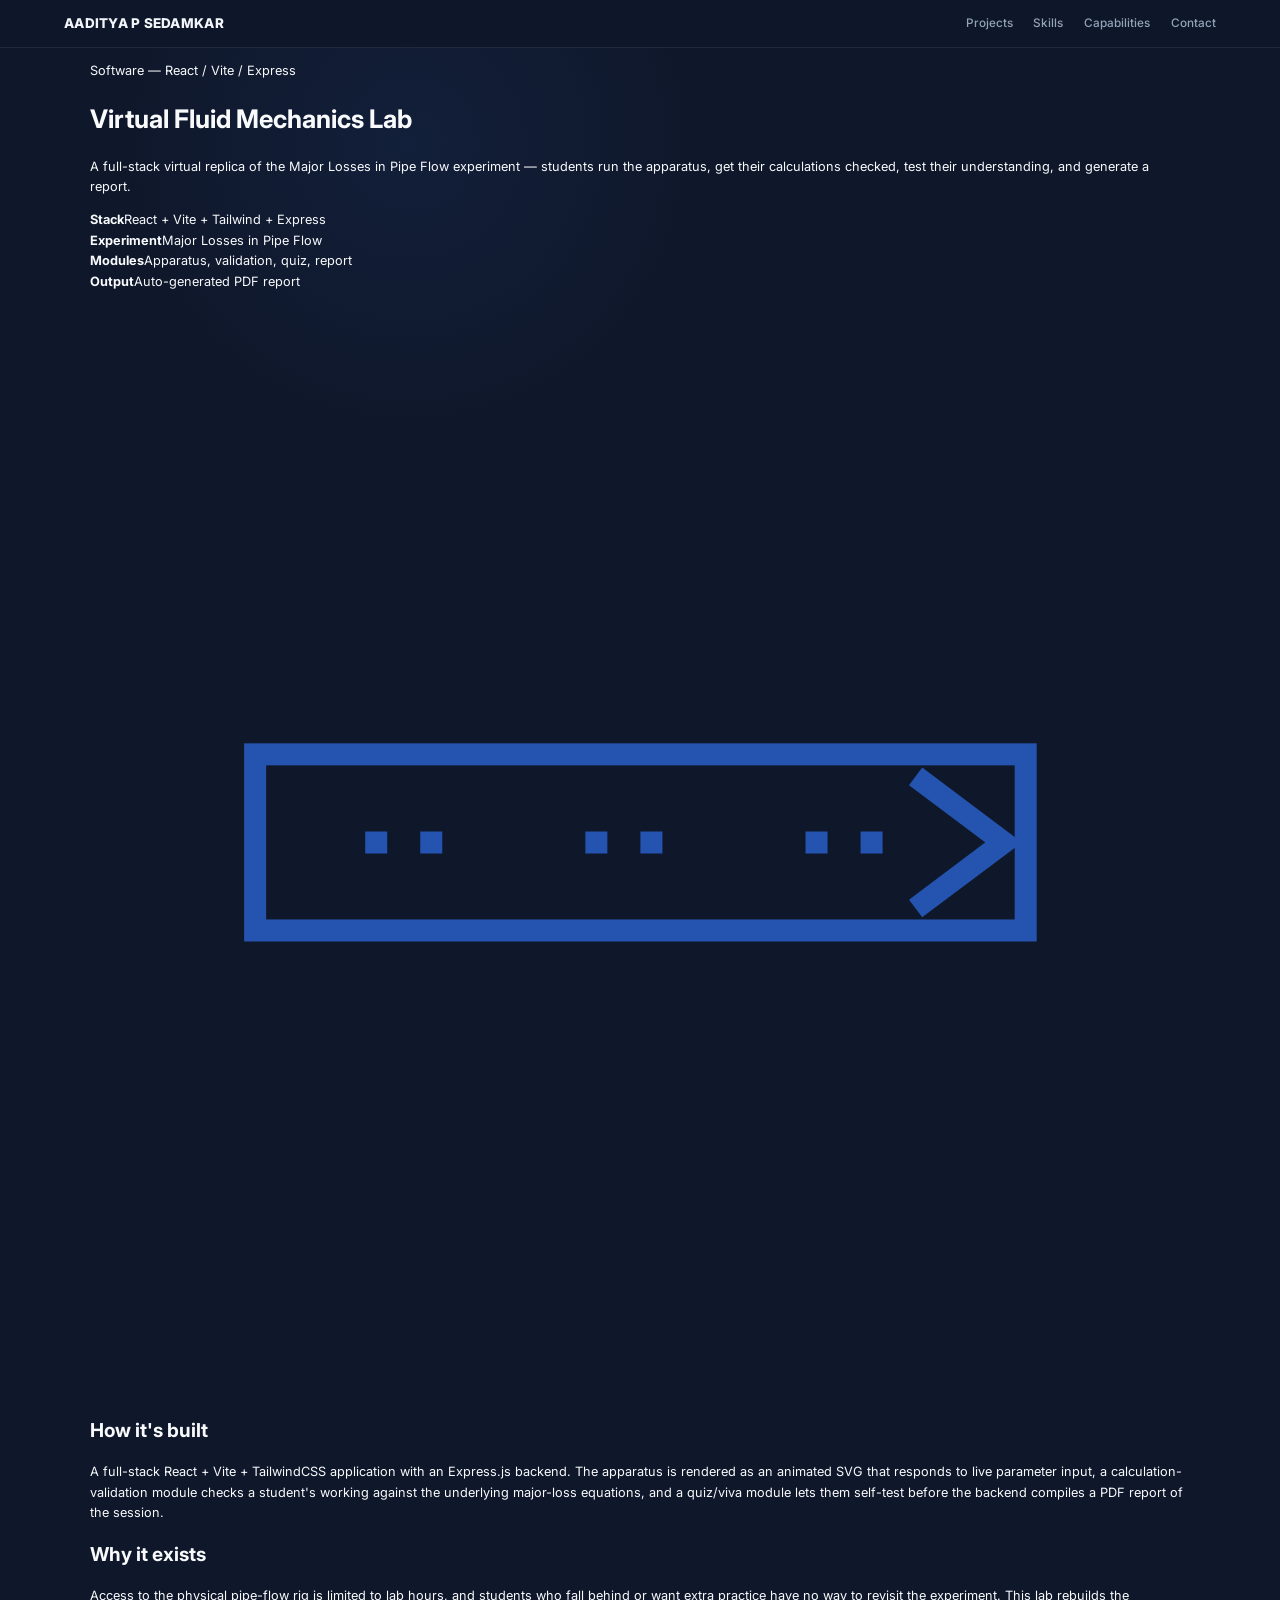
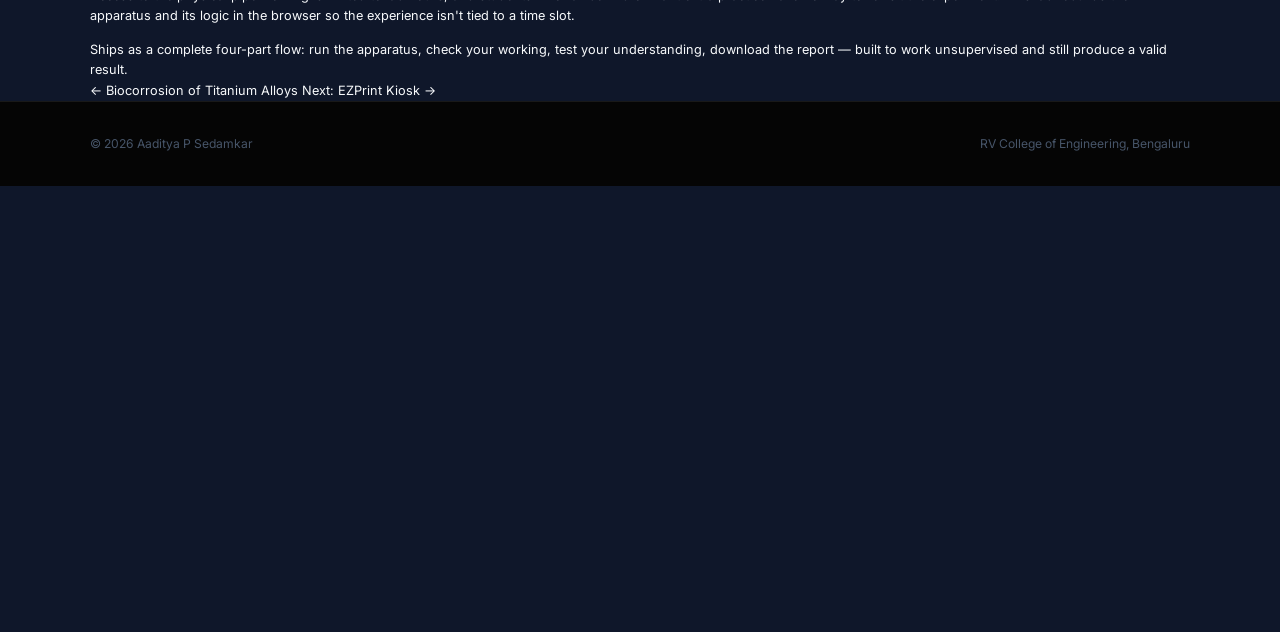
<file: fluid-mechanics-lab.html>
<!DOCTYPE html>
<html lang="en">
<head>
<meta charset="UTF-8">
<meta name="viewport" content="width=device-width, initial-scale=1.0">
<title>Virtual Fluid Mechanics Lab — Aaditya P Sedamkar</title>
<link rel="stylesheet" href="style.css">
</head>
<body>

<nav class="site-nav">
  <div class="wrap site-nav__row">
    <a href="index.html#top" class="site-nav__mark">AADITYA P SEDAMKAR</a>
    <div class="site-nav__links">
      <a href="index.html#work">Projects</a>
      <a href="index.html#skills">Skills</a>
      <a href="index.html#capabilities">Capabilities</a>
      <a href="index.html#contact">Contact</a>
    </div>
  </div>
</nav>

<main>
  <header class="wrap detail-hero">
    <p class="detail-hero__cat">Software — React / Vite / Express</p>
    <h1>Virtual Fluid Mechanics Lab</h1>
    <p class="detail-hero__lede">A full-stack virtual replica of the Major Losses in Pipe Flow experiment — students run the apparatus, get their calculations checked, test their understanding, and generate a report.</p>
  </header>

  <div class="wrap">
    <div class="detail-facts">
      <div class="detail-facts__cell">
        <b>Stack</b>React + Vite + Tailwind + Express
      </div>
      <div class="detail-facts__cell">
        <b>Experiment</b>Major Losses in Pipe Flow
      </div>
      <div class="detail-facts__cell">
        <b>Modules</b>Apparatus, validation, quiz, report
      </div>
      <div class="detail-facts__cell">
        <b>Output</b>Auto-generated PDF report
      </div>
    </div>

    <div class="detail-thumb">
    <svg viewBox="0 0 100 100" xmlns="http://www.w3.org/2000/svg" aria-hidden="true">
      <rect x="15" y="42" width="70" height="16" fill="none" stroke="#2454B0" stroke-width="2"/><path d="M25 50 L35 50 M45 50 L55 50 M65 50 L75 50" stroke="#2454B0" stroke-width="2" stroke-dasharray="2 3"/><path d="M75 44 L83 50 L75 56" fill="none" stroke="#2454B0" stroke-width="2"/>
    </svg>
  </div>

    <div class="detail-body">
      <h2>How it's built</h2>
      <p>A full-stack React + Vite + TailwindCSS application with an Express.js backend. The apparatus is rendered as an animated SVG that responds to live parameter input, a calculation-validation module checks a student's working against the underlying major-loss equations, and a quiz/viva module lets them self-test before the backend compiles a PDF report of the session.</p>

      <h2>Why it exists</h2>
      <p>Access to the physical pipe-flow rig is limited to lab hours, and students who fall behind or want extra practice have no way to revisit the experiment. This lab rebuilds the apparatus and its logic in the browser so the experience isn't tied to a time slot.</p>

      <div class="result-box">Ships as a complete four-part flow: run the apparatus, check your working, test your understanding, download the report — built to work unsupervised and still produce a valid result.</div>
    </div>
  </div>

  <nav class="detail-nav wrap">
    <a href="biocorrosion.html">← Biocorrosion of Titanium Alloys</a>
    <a href="ezprint-kiosk.html">Next: EZPrint Kiosk →</a>
  </nav>
</main>

<footer class="site-footer">
  <div class="wrap" style="display:flex; justify-content:space-between; width:100%; flex-wrap:wrap; gap:8px;">
    <span>© 2026 Aaditya P Sedamkar</span>
    <span>RV College of Engineering, Bengaluru</span>
  </div>
</footer>

</body>
</html>
</file>
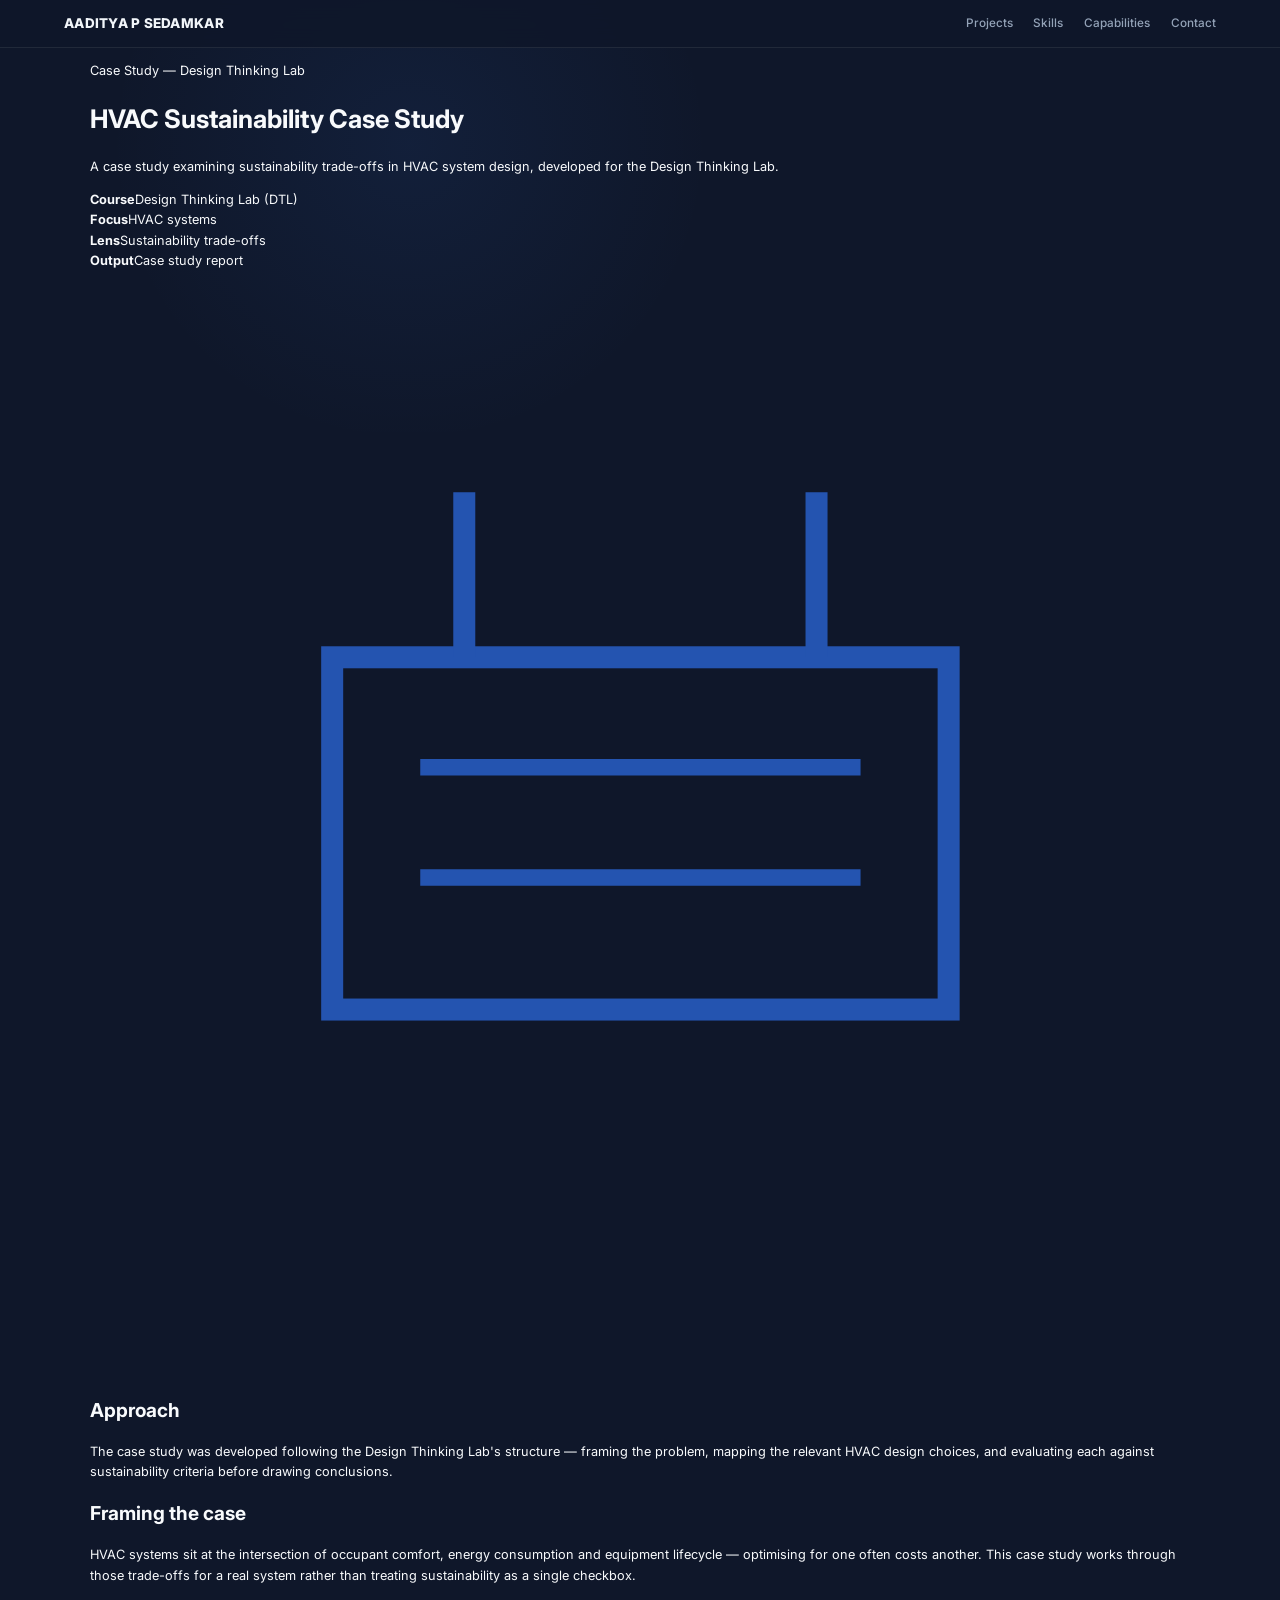
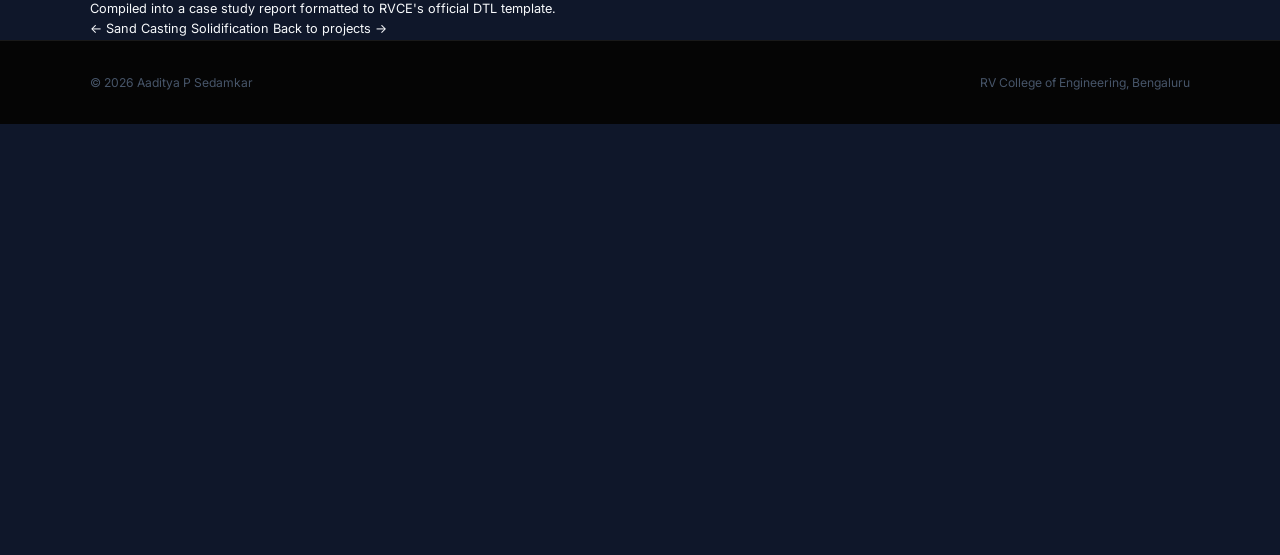
<file: hvac-sustainability.html>
<!DOCTYPE html>
<html lang="en">
<head>
<meta charset="UTF-8">
<meta name="viewport" content="width=device-width, initial-scale=1.0">
<title>HVAC Sustainability Case Study — Aaditya P Sedamkar</title>
<link rel="stylesheet" href="style.css">
</head>
<body>

<nav class="site-nav">
  <div class="wrap site-nav__row">
    <a href="index.html#top" class="site-nav__mark">AADITYA P SEDAMKAR</a>
    <div class="site-nav__links">
      <a href="index.html#work">Projects</a>
      <a href="index.html#skills">Skills</a>
      <a href="index.html#capabilities">Capabilities</a>
      <a href="index.html#contact">Contact</a>
    </div>
  </div>
</nav>

<main>
  <header class="wrap detail-hero">
    <p class="detail-hero__cat">Case Study — Design Thinking Lab</p>
    <h1>HVAC Sustainability Case Study</h1>
    <p class="detail-hero__lede">A case study examining sustainability trade-offs in HVAC system design, developed for the Design Thinking Lab.</p>
  </header>

  <div class="wrap">
    <div class="detail-facts">
      <div class="detail-facts__cell">
        <b>Course</b>Design Thinking Lab (DTL)
      </div>
      <div class="detail-facts__cell">
        <b>Focus</b>HVAC systems
      </div>
      <div class="detail-facts__cell">
        <b>Lens</b>Sustainability trade-offs
      </div>
      <div class="detail-facts__cell">
        <b>Output</b>Case study report
      </div>
    </div>

    <div class="detail-thumb">
    <svg viewBox="0 0 100 100" xmlns="http://www.w3.org/2000/svg" aria-hidden="true">
      <rect x="22" y="35" width="56" height="32" fill="none" stroke="#2454B0" stroke-width="2"/><line x1="34" y1="35" x2="34" y2="20" stroke="#2454B0" stroke-width="2"/><line x1="66" y1="35" x2="66" y2="20" stroke="#2454B0" stroke-width="2"/><line x1="30" y1="45" x2="70" y2="45" stroke="#2454B0" stroke-width="1.5"/><line x1="30" y1="55" x2="70" y2="55" stroke="#2454B0" stroke-width="1.5"/>
    </svg>
  </div>

    <div class="detail-body">
      <h2>Approach</h2>
      <p>The case study was developed following the Design Thinking Lab's structure — framing the problem, mapping the relevant HVAC design choices, and evaluating each against sustainability criteria before drawing conclusions.</p>

      <h2>Framing the case</h2>
      <p>HVAC systems sit at the intersection of occupant comfort, energy consumption and equipment lifecycle — optimising for one often costs another. This case study works through those trade-offs for a real system rather than treating sustainability as a single checkbox.</p>

      <div class="result-box">Compiled into a case study report formatted to RVCE's official DTL template.</div>
    </div>
  </div>

  <nav class="detail-nav wrap">
    <a href="casting-solidification.html">← Sand Casting Solidification</a>
    <a href="index.html#work">Back to projects →</a>
  </nav>
</main>

<footer class="site-footer">
  <div class="wrap" style="display:flex; justify-content:space-between; width:100%; flex-wrap:wrap; gap:8px;">
    <span>© 2026 Aaditya P Sedamkar</span>
    <span>RV College of Engineering, Bengaluru</span>
  </div>
</footer>

</body>
</html>
</file>
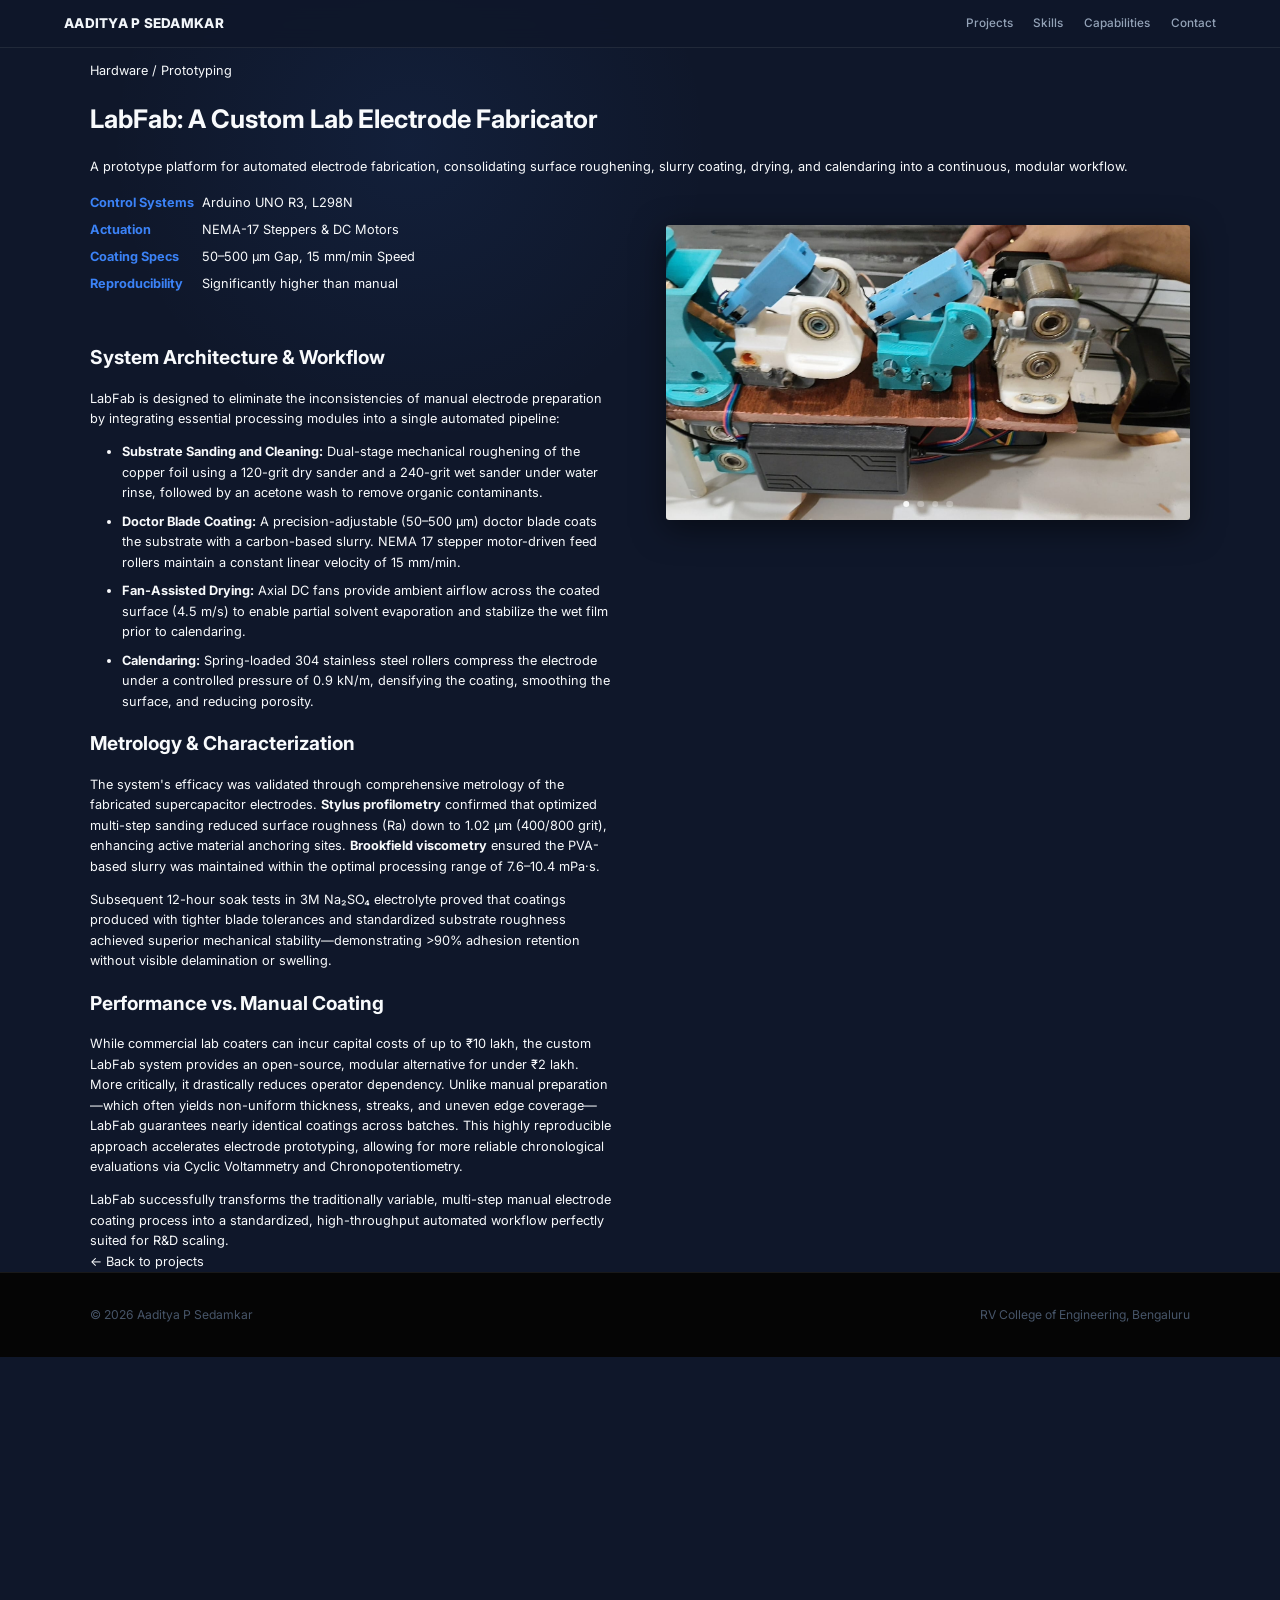
<file: labfab.html>
<!DOCTYPE html>
<html lang="en">
<head>
<meta charset="UTF-8">
<meta name="viewport" content="width=device-width, initial-scale=1.0">
<title>LabFab: A Custom Lab Electrode Fabricator — Aaditya P Sedamkar</title>
<link rel="stylesheet" href="style.css">
</head>
<body>

<nav class="site-nav">
  <div class="wrap site-nav__row">
    <a href="index.html#top" class="site-nav__mark">AADITYA P SEDAMKAR</a>
    <div class="site-nav__links">
      <a href="index.html#work">Projects</a>
      <a href="index.html#skills">Skills</a>
      <a href="index.html#capabilities">Capabilities</a>
      <a href="index.html#contact">Contact</a>
    </div>
  </div>
</nav>

<main>
  <header class="wrap detail-hero">
    <p class="detail-hero__cat">Hardware / Prototyping</p>
    <h1>LabFab: A Custom Lab Electrode Fabricator</h1>
    <p class="detail-hero__lede">A prototype platform for automated electrode fabrication, consolidating surface roughening, slurry coating, drying, and calendaring into a continuous, modular workflow.</p>
  </header>

  <div class="wrap">
    <div class="featured-grid" style="align-items: start; margin-top: 20px;">
      <div class="detail-body">
        <div class="detail-facts" style="margin-bottom: 60px;">
          <div class="detail-facts__cell" style="margin-bottom: 8px;">
            <b style="display: inline-block; width: 140px; color: var(--accent);">Control Systems</b>Arduino UNO R3, L298N
          </div>
          <div class="detail-facts__cell" style="margin-bottom: 8px;">
            <b style="display: inline-block; width: 140px; color: var(--accent);">Actuation</b>NEMA-17 Steppers &amp; DC Motors
          </div>
          <div class="detail-facts__cell" style="margin-bottom: 8px;">
            <b style="display: inline-block; width: 140px; color: var(--accent);">Coating Specs</b>50–500 µm Gap, 15 mm/min Speed
          </div>
          <div class="detail-facts__cell" style="margin-bottom: 8px;">
            <b style="display: inline-block; width: 140px; color: var(--accent);">Reproducibility</b>Significantly higher than manual
          </div>
        </div>

        <h2>System Architecture &amp; Workflow</h2>
        <p>LabFab is designed to eliminate the inconsistencies of manual electrode preparation by integrating essential processing modules into a single automated pipeline:</p>
        <ul>
          <li style="margin-bottom: 10px;"><strong>Substrate Sanding and Cleaning:</strong> Dual-stage mechanical roughening of the copper foil using a 120-grit dry sander and a 240-grit wet sander under water rinse, followed by an acetone wash to remove organic contaminants.</li>
          <li style="margin-bottom: 10px;"><strong>Doctor Blade Coating:</strong> A precision-adjustable (50–500 µm) doctor blade coats the substrate with a carbon-based slurry. NEMA 17 stepper motor-driven feed rollers maintain a constant linear velocity of 15 mm/min.</li>
          <li style="margin-bottom: 10px;"><strong>Fan-Assisted Drying:</strong> Axial DC fans provide ambient airflow across the coated surface (4.5 m/s) to enable partial solvent evaporation and stabilize the wet film prior to calendaring.</li>
          <li style="margin-bottom: 10px;"><strong>Calendaring:</strong> Spring-loaded 304 stainless steel rollers compress the electrode under a controlled pressure of 0.9 kN/m, densifying the coating, smoothing the surface, and reducing porosity.</li>
        </ul>

        <h2>Metrology &amp; Characterization</h2>
        <p>The system's efficacy was validated through comprehensive metrology of the fabricated supercapacitor electrodes. <strong>Stylus profilometry</strong> confirmed that optimized multi-step sanding reduced surface roughness (Ra) down to 1.02 µm (400/800 grit), enhancing active material anchoring sites. <strong>Brookfield viscometry</strong> ensured the PVA-based slurry was maintained within the optimal processing range of 7.6–10.4 mPa·s.</p>
        
        <p>Subsequent 12-hour soak tests in 3M Na₂SO₄ electrolyte proved that coatings produced with tighter blade tolerances and standardized substrate roughness achieved superior mechanical stability—demonstrating >90% adhesion retention without visible delamination or swelling.</p>

        <h2>Performance vs. Manual Coating</h2>
        <p>While commercial lab coaters can incur capital costs of up to ₹10 lakh, the custom LabFab system provides an open-source, modular alternative for under ₹2 lakh. More critically, it drastically reduces operator dependency. Unlike manual preparation—which often yields non-uniform thickness, streaks, and uneven edge coverage—LabFab guarantees nearly identical coatings across batches. This highly reproducible approach accelerates electrode prototyping, allowing for more reliable chronological evaluations via Cyclic Voltammetry and Chronopotentiometry.</p>

        <div class="result-box">LabFab successfully transforms the traditionally variable, multi-step manual electrode coating process into a standardized, high-throughput automated workflow perfectly suited for R&amp;D scaling.</div>
      </div>

      <div class="detail-thumb" style="position: sticky; top: 60px; margin-top: 40px;">
        <div class="carousel-container" style="position: relative; overflow: hidden; border-radius: 4px; box-shadow: 0 10px 40px rgba(0,0,0,0.5); aspect-ratio: 16/9; background: #050505;">
          <div class="carousel-track" style="display: flex; height: 100%; transition: transform 0.5s cubic-bezier(0.4, 0, 0.2, 1);">
            <img src="labfab (1).jpeg" alt="LabFab Hardware Build" style="min-width: 100%; height: 100%; object-fit: cover;">
            <img src="labfab.png" alt="LabFab Diagram" style="min-width: 100%; height: 100%; object-fit: contain;">
            <img src="labfab (2).jpeg" alt="LabFab Hardware Detail" style="min-width: 100%; height: 100%; object-fit: cover;">
            <img src="labfab (3).jpeg" alt="LabFab Hardware Testing" style="min-width: 100%; height: 100%; object-fit: cover;">
          </div>
          
          <div class="carousel-dots" style="position: absolute; bottom: 16px; left: 50%; transform: translateX(-50%); display: flex; gap: 10px; z-index: 10;">
            <button class="dot" style="width: 8px; height: 8px; border-radius: 50%; border: none; background: rgba(255,255,255,0.9); cursor: pointer; padding: 0; transition: background 0.3s;"></button>
            <button class="dot" style="width: 8px; height: 8px; border-radius: 50%; border: none; background: rgba(255,255,255,0.3); cursor: pointer; padding: 0; transition: background 0.3s;"></button>
            <button class="dot" style="width: 8px; height: 8px; border-radius: 50%; border: none; background: rgba(255,255,255,0.3); cursor: pointer; padding: 0; transition: background 0.3s;"></button>
            <button class="dot" style="width: 8px; height: 8px; border-radius: 50%; border: none; background: rgba(255,255,255,0.3); cursor: pointer; padding: 0; transition: background 0.3s;"></button>
          </div>
        </div>
        
        <script>
          document.addEventListener('DOMContentLoaded', () => {
            const track = document.querySelector('.carousel-track');
            const images = track.querySelectorAll('img');
            const dots = document.querySelectorAll('.carousel-dots .dot');
            let currentIndex = 0;
            let autoPlayInterval;

            function goToSlide(index) {
              currentIndex = index;
              track.style.transform = `translateX(-${currentIndex * 100}%)`;
              dots.forEach(d => d.style.background = 'rgba(255,255,255,0.3)');
              dots[currentIndex].style.background = 'rgba(255,255,255,0.9)';
            }

            function moveToNextSlide() {
              goToSlide((currentIndex + 1) % images.length);
            }

            function startAutoPlay() {
              stopAutoPlay();
              autoPlayInterval = setInterval(moveToNextSlide, 2000);
            }

            function stopAutoPlay() {
              clearInterval(autoPlayInterval);
            }

            startAutoPlay();

            const container = document.querySelector('.carousel-container');
            container.addEventListener('mouseenter', stopAutoPlay);
            container.addEventListener('mouseleave', startAutoPlay);
            container.addEventListener('touchstart', stopAutoPlay, {passive: true});
            container.addEventListener('touchend', startAutoPlay);
            
            dots.forEach((dot, index) => {
              dot.addEventListener('click', () => {
                goToSlide(index);
              });
            });

            let startX = 0;
            container.addEventListener('touchstart', (e) => {
              startX = e.touches[0].clientX;
            }, {passive: true});

            container.addEventListener('touchend', (e) => {
              const endX = e.changedTouches[0].clientX;
              const diff = startX - endX;
              if (Math.abs(diff) > 40) {
                if (diff > 0) goToSlide((currentIndex + 1) % images.length); // swipe left
                else goToSlide((currentIndex - 1 + images.length) % images.length); // swipe right
              }
            });
          });
        </script>
      </div>
    </div>
  </div>

  <nav class="detail-nav wrap">
    <a href="index.html#work">← Back to projects</a>
  </nav>
</main>

<footer class="site-footer">
  <div class="wrap" style="display:flex; justify-content:space-between; width:100%; flex-wrap:wrap; gap:8px;">
    <span>© 2026 Aaditya P Sedamkar</span>
    <span>RV College of Engineering, Bengaluru</span>
  </div>
</footer>

</body>
</html>
</file>
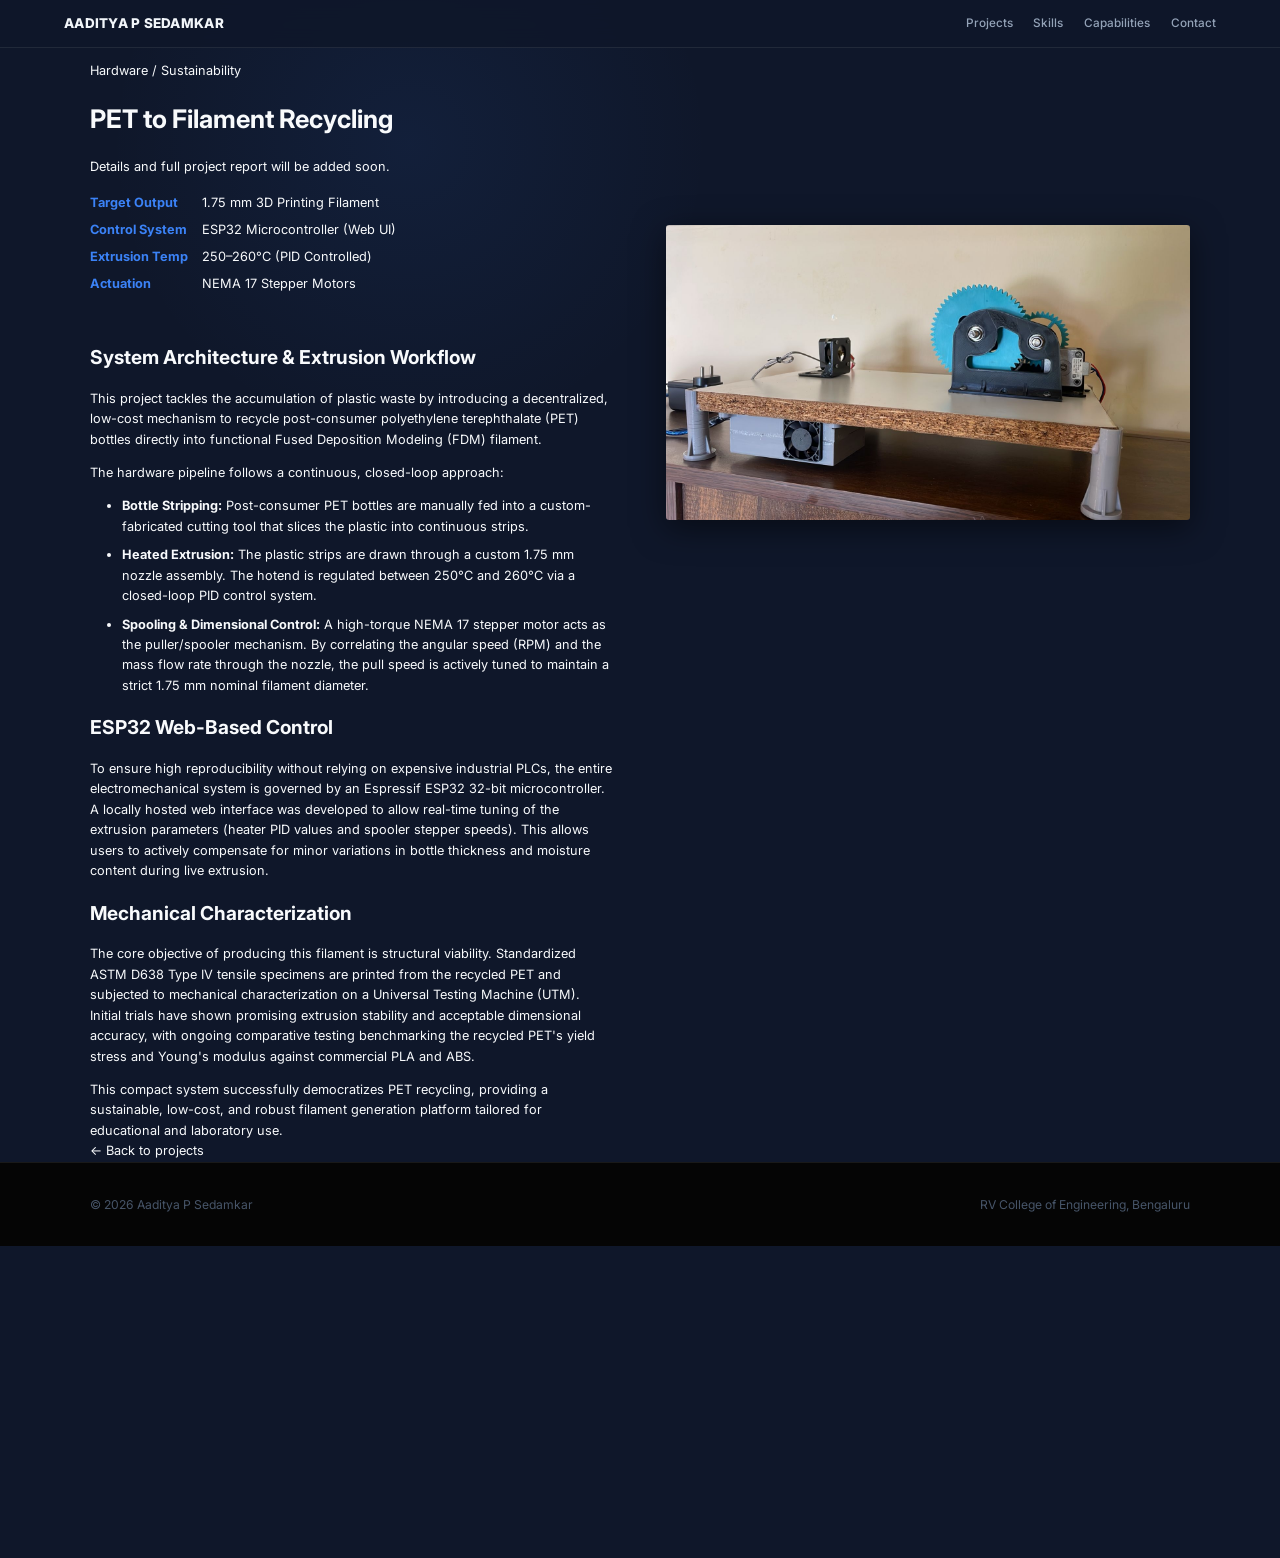
<file: pet-recycling.html>
<!DOCTYPE html>
<html lang="en">
<head>
<meta charset="UTF-8">
<meta name="viewport" content="width=device-width, initial-scale=1.0">
<title>PET to Filament Recycling — Aaditya P Sedamkar</title>
<link rel="stylesheet" href="style.css">
</head>
<body>

<nav class="site-nav">
  <div class="wrap site-nav__row">
    <a href="index.html#top" class="site-nav__mark">AADITYA P SEDAMKAR</a>
    <div class="site-nav__links">
      <a href="index.html#work">Projects</a>
      <a href="index.html#skills">Skills</a>
      <a href="index.html#capabilities">Capabilities</a>
      <a href="index.html#contact">Contact</a>
    </div>
  </div>
</nav>

<main>
  <header class="wrap detail-hero">
    <p class="detail-hero__cat">Hardware / Sustainability</p>
    <h1>PET to Filament Recycling</h1>
    <p class="detail-hero__lede">Details and full project report will be added soon.</p>
  </header>

  <div class="wrap">
    <div class="featured-grid" style="align-items: start; margin-top: 20px;">
      <div class="detail-body">
        <div class="detail-facts" style="margin-bottom: 60px;">
          <div class="detail-facts__cell" style="margin-bottom: 8px;">
            <b style="display: inline-block; width: 140px; color: var(--accent);">Target Output</b>1.75 mm 3D Printing Filament
          </div>
          <div class="detail-facts__cell" style="margin-bottom: 8px;">
            <b style="display: inline-block; width: 140px; color: var(--accent);">Control System</b>ESP32 Microcontroller (Web UI)
          </div>
          <div class="detail-facts__cell" style="margin-bottom: 8px;">
            <b style="display: inline-block; width: 140px; color: var(--accent);">Extrusion Temp</b>250–260°C (PID Controlled)
          </div>
          <div class="detail-facts__cell" style="margin-bottom: 8px;">
            <b style="display: inline-block; width: 140px; color: var(--accent);">Actuation</b>NEMA 17 Stepper Motors
          </div>
        </div>

        <h2>System Architecture &amp; Extrusion Workflow</h2>
        <p>This project tackles the accumulation of plastic waste by introducing a decentralized, low-cost mechanism to recycle post-consumer polyethylene terephthalate (PET) bottles directly into functional Fused Deposition Modeling (FDM) filament.</p>
        <p>The hardware pipeline follows a continuous, closed-loop approach:</p>
        <ul>
          <li style="margin-bottom: 10px;"><strong>Bottle Stripping:</strong> Post-consumer PET bottles are manually fed into a custom-fabricated cutting tool that slices the plastic into continuous strips.</li>
          <li style="margin-bottom: 10px;"><strong>Heated Extrusion:</strong> The plastic strips are drawn through a custom 1.75 mm nozzle assembly. The hotend is regulated between 250°C and 260°C via a closed-loop PID control system.</li>
          <li style="margin-bottom: 10px;"><strong>Spooling &amp; Dimensional Control:</strong> A high-torque NEMA 17 stepper motor acts as the puller/spooler mechanism. By correlating the angular speed (RPM) and the mass flow rate through the nozzle, the pull speed is actively tuned to maintain a strict 1.75 mm nominal filament diameter.</li>
        </ul>

        <h2>ESP32 Web-Based Control</h2>
        <p>To ensure high reproducibility without relying on expensive industrial PLCs, the entire electromechanical system is governed by an Espressif ESP32 32-bit microcontroller. A locally hosted web interface was developed to allow real-time tuning of the extrusion parameters (heater PID values and spooler stepper speeds). This allows users to actively compensate for minor variations in bottle thickness and moisture content during live extrusion.</p>

        <h2>Mechanical Characterization</h2>
        <p>The core objective of producing this filament is structural viability. Standardized ASTM D638 Type IV tensile specimens are printed from the recycled PET and subjected to mechanical characterization on a Universal Testing Machine (UTM). Initial trials have shown promising extrusion stability and acceptable dimensional accuracy, with ongoing comparative testing benchmarking the recycled PET's yield stress and Young's modulus against commercial PLA and ABS.</p>

        <div class="result-box">This compact system successfully democratizes PET recycling, providing a sustainable, low-cost, and robust filament generation platform tailored for educational and laboratory use.</div>
      </div>

      <div class="detail-thumb" style="position: sticky; top: 60px; margin-top: 40px;">
        <img src="pet-recycling.jpeg" alt="PET to Filament Recycling" style="width: 100%; border-radius: 4px; display: block; box-shadow: 0 10px 40px rgba(0,0,0,0.5);">
      </div>
    </div>
  </div>

  <nav class="detail-nav wrap">
    <a href="index.html#work">← Back to projects</a>
  </nav>
</main>

<footer class="site-footer">
  <div class="wrap" style="display:flex; justify-content:space-between; width:100%; flex-wrap:wrap; gap:8px;">
    <span>© 2026 Aaditya P Sedamkar</span>
    <span>RV College of Engineering, Bengaluru</span>
  </div>
</footer>

</body>
</html>
</file>
<file: style.css>
/* =========================================================
   Aaditya P Sedamkar — Mechanical Engineering Portfolio
   Theme: Dark Mode Industrial (Ultra-Premium Refined)
   ========================================================= */

@import url('https://fonts.googleapis.com/css2?family=Inter:wght@400;500;600;700;800&display=swap');

:root {
  --bg: #0F172A; /* Deep Graphite */
  --bg-alt: #1E293B; /* Slate Gray */
  --ink: #F8FAFC; /* Near White */
  --ink-soft: #94A3B8; /* Muted Blue Gray */
  --ink-faint: #475569;
  --line: rgba(255, 255, 255, 0.08); /* Very subtle divider lines */
  --accent: #3B82F6; /* Electric Blue */
  --accent-soft: rgba(59, 130, 246, 0.1);
  --white: #F1F5F9; /* Off-white for reduced halation glare */
  --pure-white: #FFFFFF; /* Pure white for hovers/glows */
  --black: #050505;

  --font: 'Inter', sans-serif;
  --content-w: 1440px;
}

* { box-sizing: border-box; }

html { scroll-behavior: smooth; }

@media (prefers-reduced-motion: reduce) {
  html { scroll-behavior: auto; }
  * { transition: none !important; animation: none !important; }
}

body {
  margin: 0;
  background: var(--bg);
  color: var(--ink);
  font-family: var(--font);
  font-size: 16px;
  line-height: 1.6;
  -webkit-font-smoothing: antialiased;
  position: relative;
  overflow-x: hidden; /* Prevent horizontal scroll from absolute glows */
}

@media (min-width: 901px) {
  body {
    zoom: 0.8; /* Scales everything down by 20% */
  }
}

/* 3. The Radial Glow (Environmental Depth) */
body::before {
  content: '';
  position: absolute;
  top: -20vh;
  left: 0;
  width: 80vw;
  height: 80vh;
  background: radial-gradient(circle, rgba(59, 130, 246, 0.08) 0%, transparent 60%);
  z-index: -1;
  pointer-events: none;
}

a { color: inherit; text-decoration: none; }
img { max-width: 100%; display: block; }

:focus-visible {
  outline: 2px solid var(--accent);
  outline-offset: 3px;
}

.wrap {
  max-width: var(--content-w);
  margin: 0 auto;
  padding: 0 32px;
}

section { scroll-margin-top: 76px; }

/* ---------- nav ---------- */

.site-nav {
  position: sticky;
  top: 0;
  z-index: 20;
  background: rgba(15, 23, 42, 0.85);
  backdrop-filter: blur(12px);
  border-bottom: 1px solid var(--line);
}

.site-nav__row {
  display: flex;
  align-items: center;
  justify-content: space-between;
  padding: 16px 0;
  gap: 20px;
  flex-wrap: wrap;
}

.site-nav__mark {
  font-weight: 800;
  font-size: 1.05rem;
  letter-spacing: 0.02em;
  color: var(--white);
  transition: color 0.3s;
}
.site-nav__mark:hover { color: var(--pure-white); }

.site-nav__links {
  display: flex;
  gap: 26px;
  font-size: 0.92rem;
  font-weight: 500;
}

.site-nav__links a { color: var(--ink-soft); transition: color 0.2s; }
.site-nav__links a:hover { color: var(--pure-white); }

/* ---------- hero ---------- */

.hero {
  padding: 60px 0 0;
}

.hero-split {
  display: grid;
  grid-template-columns: 1.1fr 0.9fr; /* Gives the text slightly more room */
  gap: 60px;
  align-items: start; /* Prevents the text from being pushed down by the tall graphic */
  margin-bottom: 40px;
}

@media (max-width: 900px) {
  .hero-split { grid-template-columns: 1fr; text-align: center; }
  .hero__cta { justify-content: center; }
}

.hero h1 {
  font-size: clamp(3rem, 5.5vw, 4.5rem);
  font-weight: 800;
  letter-spacing: -0.03em;
  line-height: 1.1;
  margin: 0 0 12px;
  color: var(--pure-white);
}

.hero__punchline {
  font-size: clamp(1.4rem, 2.5vw, 2rem);
  font-weight: 600;
  color: var(--accent);
  margin: 0 0 24px;
  line-height: 1.2;
  letter-spacing: -0.01em;
}

.hero__eyebrow {
  font-size: 0.95rem;
  font-weight: 500;
  color: var(--ink-soft);
  margin: 0 0 32px;
  border-left: 2px solid rgba(255, 255, 255, 0.15);
  padding-left: 16px;
  line-height: 1.6;
}

.hero__lede {
  font-size: 1.15rem;
  color: var(--ink-soft);
  max-width: 56ch;
  margin: 0 0 40px;
  line-height: 1.6;
}

.hero__cta {
  display: flex;
  gap: 16px;
  flex-wrap: wrap;
}

.graphic-placeholder {
  aspect-ratio: 4 / 3; /* Made it less square/tall */
  background: var(--bg-alt);
  border: none; /* Removed Boxy Border */
  border-radius: 4px; /* Slightly softer for the graphic */
  display: flex;
  align-items: center;
  justify-content: center;
  box-shadow: inset 0 0 50px rgba(0,0,0,0.5), 0 20px 40px rgba(0,0,0,0.2);
  position: relative;
  overflow: hidden;
}
.graphic-placeholder svg {
  width: 100%;
  height: 100%;
  opacity: 0.2;
}

.btn {
  display: inline-block;
  padding: 14px 30px;
  font-size: 0.95rem;
  font-weight: 600;
  border-radius: 4px;
  transition: all 0.3s cubic-bezier(0.4, 0, 0.2, 1);
}

.btn--solid {
  background: var(--accent);
  color: var(--pure-white);
  box-shadow: 0 4px 14px 0 rgba(59, 130, 246, 0.2);
}

/* 5. Micro-interactions: Add hover arrow */
.btn--solid::after {
  content: ' \2192';
  display: inline-block;
  transition: transform 0.25s ease;
  opacity: 0.8;
  margin-left: 4px;
}
.btn--solid:hover { 
  background: #2563EB;
  transform: translateY(-2px); 
  box-shadow: 0 8px 25px rgba(59, 130, 246, 0.3);
}
.btn--solid:hover::after {
  transform: translateX(4px);
  opacity: 1;
}

.btn--outline {
  border: 1px solid var(--line);
  color: var(--ink);
}
.btn--outline:hover { 
  border-color: var(--ink-soft); 
  background: rgba(255,255,255,0.03);
  color: var(--pure-white);
}

.stat-bar {
  display: grid;
  grid-template-columns: repeat(3, 1fr);
  border-top: 1px solid var(--line);
  border-bottom: 1px solid var(--line);
}

.stat {
  padding: 24px 26px;
  border-right: 1px solid var(--line);
}
.stat:last-child { border-right: none; }

.stat__num {
  font-size: 2rem;
  font-weight: 800;
  color: var(--white);
  line-height: 1;
  margin-bottom: 8px;
}

.stat__label {
  font-size: 0.9rem;
  color: var(--ink-soft);
}

@media (max-width: 640px) {
  .stat-bar { grid-template-columns: 1fr; }
  .stat { border-right: none; border-bottom: 1px solid var(--line); }
  .stat:last-child { border-bottom: none; }
}

/* ---------- section heading ---------- */

.section-head {
  display: flex;
  align-items: baseline;
  justify-content: space-between;
  flex-wrap: wrap;
  gap: 14px;
  padding: 60px 0 30px;
}

.section-head h2 {
  font-size: 2.2rem;
  font-weight: 800;
  letter-spacing: -0.02em;
  margin: 0;
  color: var(--white);
}

.section-head p {
  color: var(--ink-soft);
  font-size: 1.05rem;
  max-width: 50ch;
  margin: 0;
}

/* ---------- Process Section ---------- */

.process-grid {
  display: grid;
  grid-template-columns: repeat(3, 1fr);
  gap: 24px;
  margin-bottom: 60px;
}

@media (max-width: 800px) {
  .process-grid { grid-template-columns: 1fr; }
}

.process-step {
  background: var(--bg-alt);
  border: none; /* Removed boxy border */
  border-radius: 4px;
  padding: 36px 32px;
  position: relative;
  transition: transform 0.4s cubic-bezier(0.4, 0, 0.2, 1), box-shadow 0.4s ease;
  box-shadow: 0 4px 10px rgba(0,0,0,0.1);
}

.process-step:hover {
  transform: translateY(-6px);
  box-shadow: 0 20px 40px rgba(0,0,0,0.3);
}

.process-step__num {
  font-size: 4rem;
  font-weight: 800;
  color: rgba(255,255,255,0.03);
  position: absolute;
  top: 10px;
  right: 20px;
  line-height: 1;
  pointer-events: none;
}

.process-step h3 {
  font-size: 1.25rem;
  color: var(--white);
  margin: 0 0 12px;
  position: relative;
  z-index: 2;
}

.process-step p {
  color: var(--ink-soft);
  font-size: 0.95rem;
  margin: 0;
  position: relative;
  z-index: 2;
}

/* ---------- project filters + grid ---------- */

.filters {
  display: flex;
  gap: 12px;
  flex-wrap: wrap;
  margin-bottom: 40px;
}

.filter-btn {
  padding: 10px 20px;
  border: 1px solid transparent; /* Removed visible border unless active/hovered */
  border-radius: 999px;
  font-size: 0.9rem;
  font-weight: 600;
  color: var(--ink-soft);
  background: var(--bg-alt);
  cursor: pointer;
  transition: all 0.3s ease;
}

.filter-btn:hover { background: rgba(255,255,255,0.08); color: var(--pure-white); }

.filter-btn.is-active {
  background: var(--accent);
  color: var(--pure-white);
  box-shadow: 0 4px 12px rgba(59, 130, 246, 0.2);
}

.project-grid {
  display: grid;
  grid-template-columns: repeat(2, 1fr);
  gap: 40px;
  padding-bottom: 60px;
}

@media (max-width: 768px) {
  .project-grid { grid-template-columns: 1fr; }
}

.card {
  background: var(--bg-alt);
  border: none; /* Removed Boxy Border */
  border-radius: 4px;
  display: flex;
  flex-direction: column;
  overflow: hidden;
  transition: all 0.4s cubic-bezier(0.4, 0, 0.2, 1);
  box-shadow: 0 4px 10px rgba(0,0,0,0.1);
}

.card:hover {
  box-shadow: 0 20px 50px rgba(0,0,0, 0.4);
  transform: translateY(-6px);
}

.card__thumb {
  aspect-ratio: 16 / 9;
  background: #151D2A;
  display: flex;
  align-items: center;
  justify-content: center;
  border-bottom: none; /* Removed border */
  overflow: hidden;
}

.card__thumb svg { width: 50%; height: 50%; opacity: 0.4; }

.card__body { padding: 32px; }

.card__cat {
  font-size: 0.75rem;
  font-weight: 700;
  color: var(--accent);
  margin-bottom: 12px;
  text-transform: uppercase;
  letter-spacing: 0.12em; /* Widened Tracking */
}

.card__title {
  font-size: 1.4rem;
  font-weight: 700;
  margin: 0 0 12px;
  color: var(--white);
  transition: color 0.3s;
}
.card:hover .card__title {
  color: var(--pure-white);
}

.card__desc {
  font-size: 1rem;
  color: var(--ink-soft);
  margin: 0;
  line-height: 1.6;
}

/* ---------- skills pills ---------- */

.skills-pills {
  display: flex;
  flex-wrap: wrap;
  gap: 12px;
  padding-bottom: 50px;
}

.skill-pill {
  background: var(--bg-alt);
  border: 1px solid transparent; /* Removed rigid border */
  color: var(--ink-soft);
  padding: 12px 24px;
  border-radius: 999px;
  font-size: 0.95rem;
  font-weight: 500;
  transition: all 0.3s ease;
  cursor: default;
  box-shadow: 0 2px 8px rgba(0,0,0,0.1);
}

.skill-pill:hover {
  background: var(--accent-soft);
  color: var(--accent);
  box-shadow: 0 0 20px var(--accent-soft);
  transform: translateY(-2px);
}


/* ---------- featured project ---------- */

.featured {
  background: var(--black);
  color: var(--white);
  padding: 60px 0 70px;
  border-top: 1px solid var(--line);
}

.featured .section-head h2 { color: var(--pure-white); }
.featured .section-head p { color: var(--ink-soft); }

.featured-grid {
  display: grid;
  grid-template-columns: 1fr 1fr;
  gap: 64px;
  align-items: center;
}

@media (max-width: 900px) {
  .featured-grid { grid-template-columns: 1fr; }
}

.featured__thumb {
  aspect-ratio: 4 / 3;
  background: #0A0A0A;
  border: none;
  border-radius: 4px;
  display: flex;
  align-items: center;
  justify-content: center;
  box-shadow: 0 30px 60px rgba(0,0,0,0.8);
}

.featured__thumb svg { width: 50%; height: 50%; opacity: 0.3; }

.featured__eyebrow {
  color: var(--accent);
  font-weight: 700;
  font-size: 0.8rem;
  margin-bottom: 16px;
  text-transform: uppercase;
  letter-spacing: 0.12em; /* Widened Tracking */
}

.featured h3 {
  font-size: 2.2rem;
  font-weight: 800;
  margin: 0 0 20px;
  color: var(--pure-white);
}

.featured p {
  color: var(--ink-soft);
  margin: 0 0 32px;
  font-size: 1.1rem;
  line-height: 1.7;
}

.fact-list {
  list-style: none;
  padding: 0;
  margin: 0 0 40px;
  display: grid;
  grid-template-columns: 1fr 1fr;
  gap: 24px;
}

.fact-list li {
  border-top: 1px solid rgba(255,255,255,0.1);
  padding-top: 16px;
}

.fact-list b {
  display: block;
  font-size: 0.75rem;
  text-transform: uppercase;
  letter-spacing: 0.12em; /* Widened Tracking */
  color: var(--ink-faint);
  margin-bottom: 6px;
  font-weight: 700;
}

/* ---------- capabilities ---------- */

.cap-grid {
  display: grid;
  grid-template-columns: repeat(4, 1fr);
  gap: 24px;
  margin-bottom: 60px;
}

@media (max-width: 900px) {
  .cap-grid { grid-template-columns: repeat(2, 1fr); }
}
@media (max-width: 560px) {
  .cap-grid { grid-template-columns: 1fr; }
}

.cap {
  background: var(--bg-alt);
  border: none; /* Removed border */
  border-radius: 4px;
  padding: 40px 32px;
  transition: all 0.4s cubic-bezier(0.4, 0, 0.2, 1);
  box-shadow: 0 4px 10px rgba(0,0,0,0.1);
}

.cap:hover { 
  transform: translateY(-6px); 
  box-shadow: 0 20px 40px rgba(0,0,0,0.3);
}

.cap__code {
  display: inline-block;
  font-size: 0.75rem;
  font-weight: 800;
  color: var(--accent);
  background: var(--accent-soft);
  padding: 6px 12px;
  border-radius: 4px;
  margin-bottom: 20px;
  letter-spacing: 0.05em;
}

.cap h3 {
  font-size: 1.15rem;
  font-weight: 700;
  margin: 0 0 12px;
  color: var(--white);
}

.cap p {
  font-size: 1rem;
  color: var(--ink-soft);
  margin: 0 0 24px;
  line-height: 1.6;
}

.cap a {
  font-size: 0.95rem;
  font-weight: 600;
  color: var(--accent);
  display: inline-flex;
  align-items: center;
  gap: 4px;
}
.cap a::after {
  content: ' \2192';
  transition: transform 0.2s ease;
}
.cap:hover a::after {
  transform: translateX(4px);
}
.cap a:hover { color: #60A5FA; }

/* ---------- contact ---------- */

.contact {
  padding: 20px 0 60px;
  text-align: left;
}

.contact h2 {
  font-size: clamp(2rem, 4vw, 3rem);
  font-weight: 800;
  letter-spacing: -0.02em;
  max-width: 18ch;
  margin: 0 0 24px;
  color: var(--pure-white);
}

.contact p {
  color: var(--ink-soft);
  font-size: 1.15rem;
  max-width: 56ch;
  margin: 0 0 40px;
}

.contact__links {
  display: flex;
  gap: 16px;
  flex-wrap: wrap;
}

/* ---------- footer ---------- */

.site-footer {
  border-top: 1px solid var(--line);
  background: var(--black);
  padding: 40px 0;
  font-size: 0.95rem;
  color: var(--ink-faint);
  display: flex;
  justify-content: space-between;
  flex-wrap: wrap;
  gap: 16px;
}

/* Mobile UI Polish */
@media (max-width: 768px) {
  .site-nav__row {
    flex-direction: column;
    align-items: flex-start;
    gap: 12px;
  }
  .site-nav__links {
    width: 100%;
    overflow-x: auto;
    white-space: nowrap;
    -webkit-overflow-scrolling: touch;
    gap: 20px;
    padding-bottom: 4px;
    justify-content: flex-start;
  }
  .site-nav__links::-webkit-scrollbar {
    display: none;
  }
  .hero__eyebrow {
    border-left: none;
    padding-left: 0;
  }
  .hero__cta {
    flex-direction: column;
    width: 100%;
    gap: 12px;
  }
  .hero__cta .btn {
    width: 100%;
    text-align: center;
    box-sizing: border-box;
    justify-content: center;
  }
}
</file>
